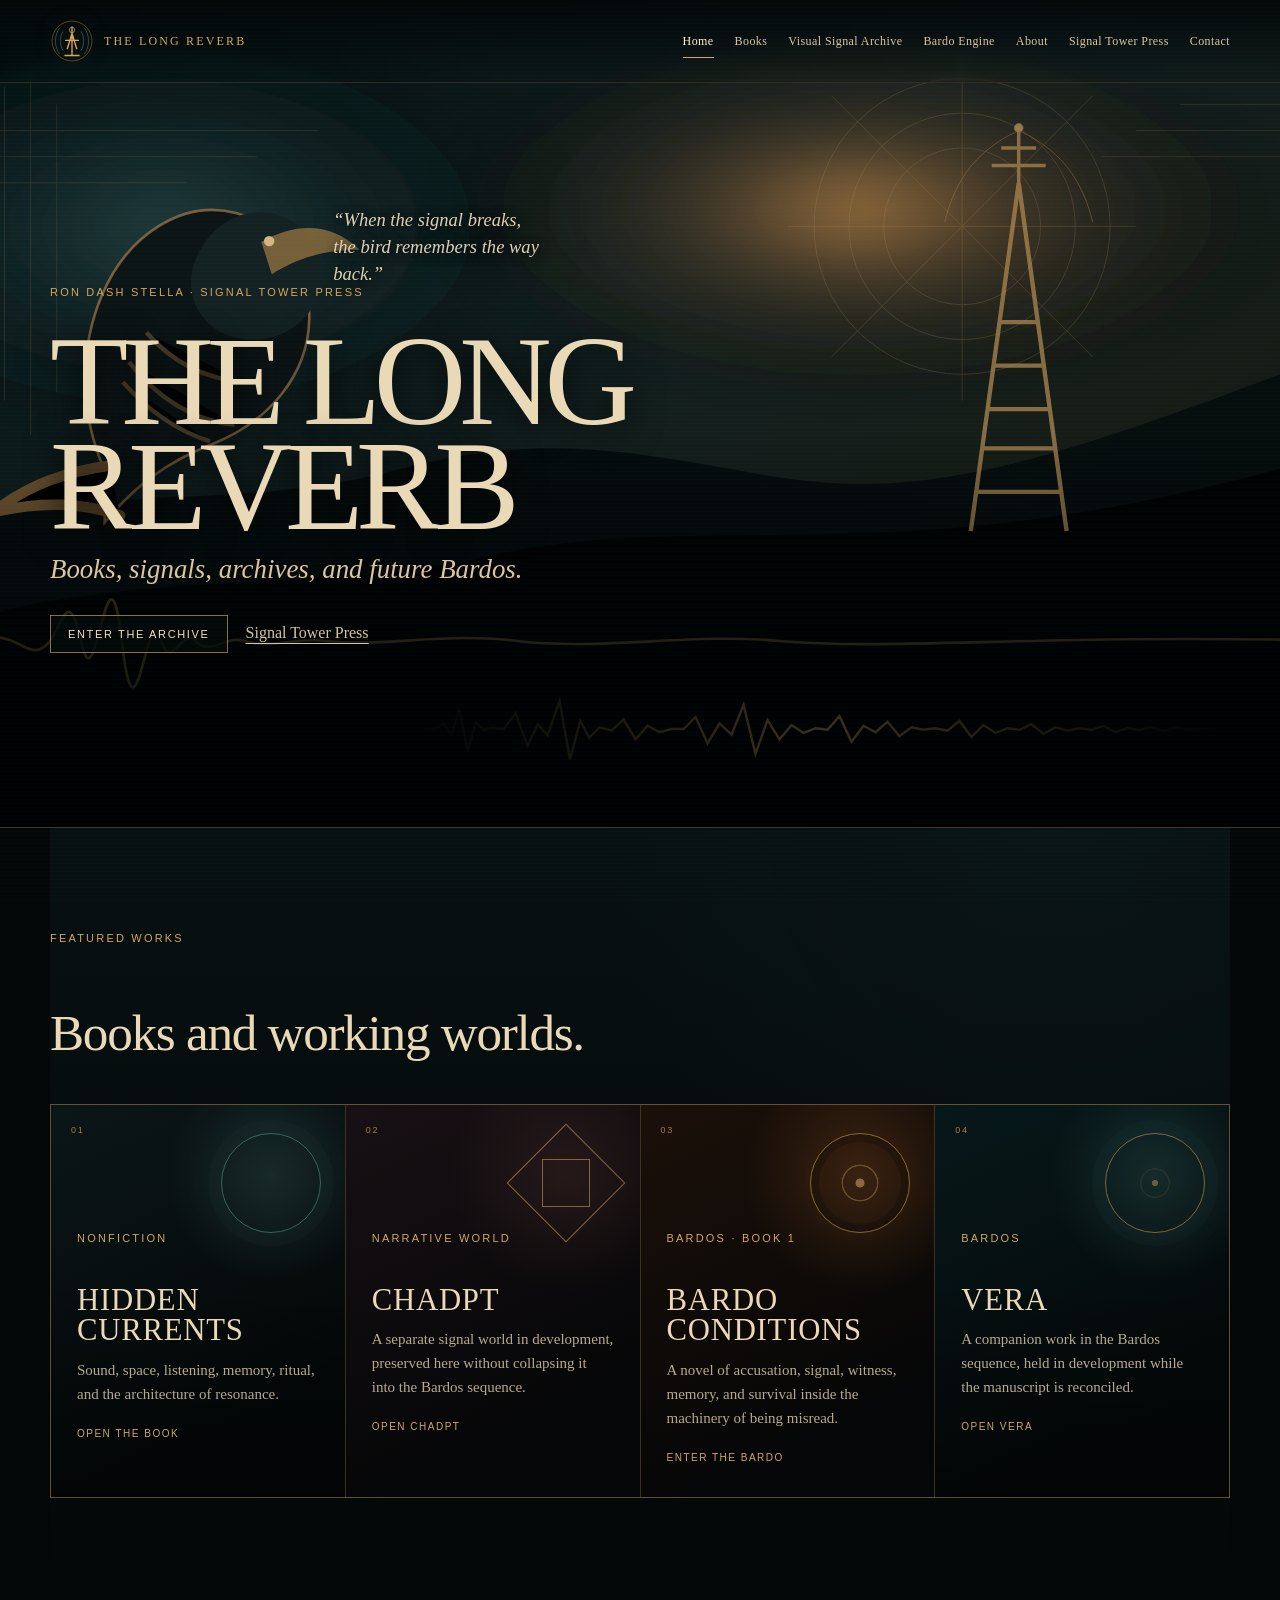
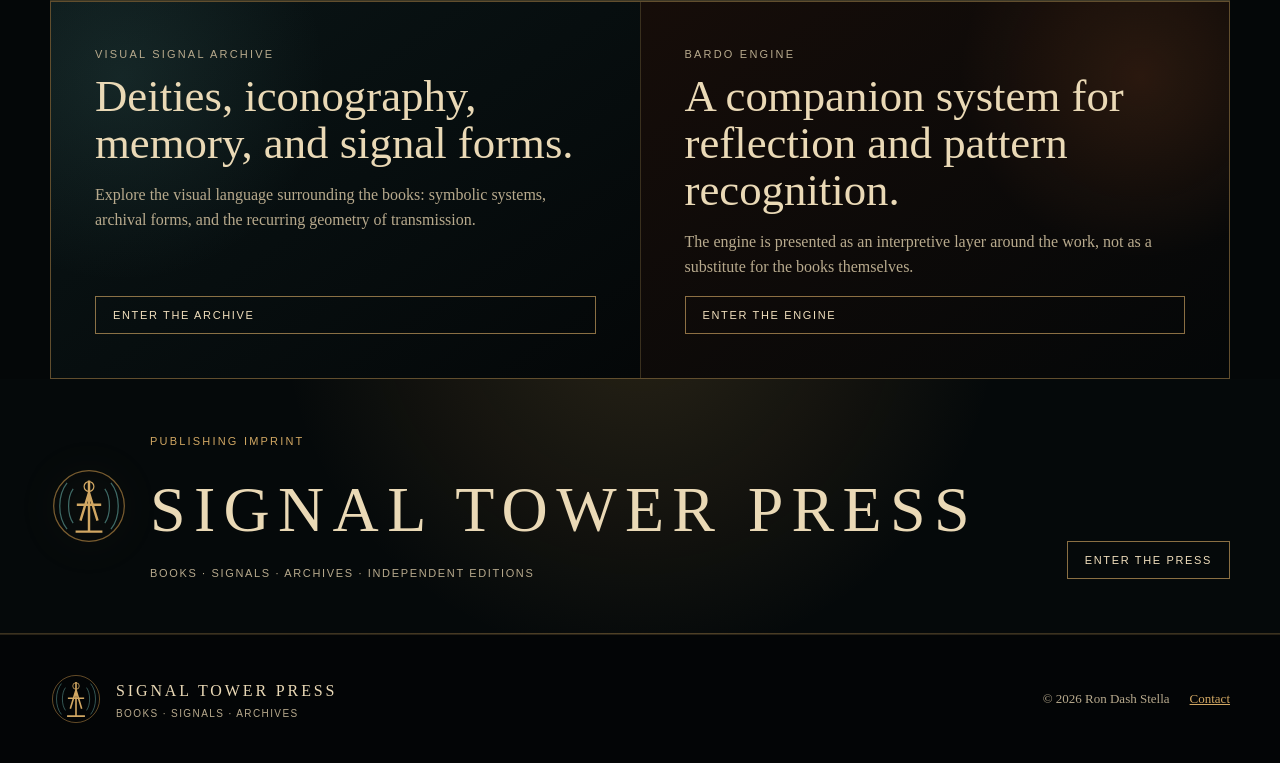
<file: index.html>
<!doctype html>
<html lang="en">
<head>
  <meta charset="utf-8">
  <meta name="viewport" content="width=device-width,initial-scale=1">
  <title>The Long Reverb | Ron Dash Stella</title>
  <meta name="description" content="The Long Reverb: books, signals, archives, and future Bardos by Ron Dash Stella, published through Signal Tower Press.">
  <meta name="author" content="Ron Dash Stella">
  <meta name="robots" content="index,follow,max-image-preview:large">
  <link rel="canonical" href="https://thelongreverb.com/">
  <meta property="og:title" content="The Long Reverb | Ron Dash Stella">
  <meta property="og:description" content="Books, signals, archives, and future Bardos by Ron Dash Stella.">
  <meta property="og:type" content="website">
  <meta property="og:image" content="https://thelongreverb.com/assets/hero-signal.svg">
  <link rel="icon" href="assets/signal-mark.svg" type="image/svg+xml">
  <link rel="stylesheet" href="assets/site.css">
  <script src="assets/site.js" defer></script>
</head>
<body class="home-page long-reverb-refresh">
<a class="skip-link" href="#main">Skip to content</a>
<header class="site-header" data-header>
  <a class="brand" href="index.html" aria-label="The Long Reverb home"><img src="assets/signal-mark.svg" width="44" height="44" alt=""><span>The Long Reverb</span></a>
  <button class="nav-toggle" type="button" aria-expanded="false" aria-controls="primary-nav" data-nav-toggle><span>Menu</span></button>
  <nav class="site-nav" id="primary-nav" aria-label="Primary" data-nav>
    <a href="index.html" aria-current="page">Home</a>
    <a href="books.html">Books</a>
    <a href="archive.html">Visual Signal Archive</a>
    <a href="bardo-engine.html">Bardo Engine</a>
    <a href="about.html">About</a>
    <a href="signal-tower-press.html">Signal Tower Press</a>
    <a href="contact.html">Contact</a>
  </nav>
</header>
<main id="main">
  <section class="home-hero long-reverb-hero">
    <div class="hero-art" aria-hidden="true"></div>
    <div class="hero-copy wrap">
      <p class="signal-quote">“When the signal breaks,<br>the bird remembers the way back.”</p>
      <p class="eyebrow">Ron Dash Stella · Signal Tower Press</p>
      <h1>The Long Reverb</h1>
      <p class="hero-subtitle">Books, signals, archives, and future Bardos.</p>
      <div class="actions">
        <a class="button" href="#works">Enter the archive</a>
        <a class="text-link" href="signal-tower-press.html">Signal Tower Press</a>
      </div>
    </div>
    <div class="waveform" aria-hidden="true"></div>
  </section>

  <section class="section wrap" id="works">
    <div class="section-title compact">
      <p class="eyebrow">Featured works</p>
      <h2>Books and working worlds.</h2>
    </div>
    <div class="signal-work-grid">
      <article class="signal-work signal-work--hidden">
        <a class="card-hit" href="hidden-current.html" aria-label="Open Hidden Currents"></a>
        <span class="work-number">01</span><span class="work-glyph ring" aria-hidden="true"></span>
        <p class="eyebrow">Nonfiction</p><h3>Hidden Currents</h3>
        <p>Sound, space, listening, memory, ritual, and the architecture of resonance.</p>
        <span class="work-link">Open the book</span>
      </article>
      <article class="signal-work signal-work--chad">
        <a class="card-hit" href="chadpt.html" aria-label="Open ChadPt"></a>
        <span class="work-number">02</span><span class="work-glyph geometry" aria-hidden="true"></span>
        <p class="eyebrow">Narrative world</p><h3>ChadPt</h3>
        <p>A separate signal world in development, preserved here without collapsing it into the Bardos sequence.</p>
        <span class="work-link">Open ChadPt</span>
      </article>
      <article class="signal-work signal-work--bardo">
        <a class="card-hit" href="bardo-conditions.html" aria-label="Open Bardo Conditions"></a>
        <span class="work-number">03</span><span class="work-glyph reel" aria-hidden="true"></span>
        <p class="eyebrow">Bardos · Book 1</p><h3>Bardo Conditions</h3>
        <p>A novel of accusation, signal, witness, memory, and survival inside the machinery of being misread.</p>
        <span class="work-link">Enter the Bardo</span>
      </article>
      <article class="signal-work signal-work--vera">
        <a class="card-hit" href="vera.html" aria-label="Open Vera"></a>
        <span class="work-number">04</span><span class="work-glyph halo" aria-hidden="true"></span>
        <p class="eyebrow">Bardos</p><h3>Vera</h3>
        <p>A companion work in the Bardos sequence, held in development while the manuscript is reconciled.</p>
        <span class="work-link">Open Vera</span>
      </article>
    </div>
  </section>

  <section class="section wrap signal-feature-grid">
    <article class="signal-feature archive-feature">
      <div><p class="eyebrow">Visual Signal Archive</p><h2>Deities, iconography, memory, and signal forms.</h2><p>Explore the visual language surrounding the books: symbolic systems, archival forms, and the recurring geometry of transmission.</p></div>
      <a class="button secondary" href="archive.html">Enter the archive</a>
    </article>
    <article class="signal-feature engine-feature">
      <div><p class="eyebrow">Bardo Engine</p><h2>A companion system for reflection and pattern recognition.</h2><p>The engine is presented as an interpretive layer around the work, not as a substitute for the books themselves.</p></div>
      <a class="button secondary" href="bardo-engine.html">Enter the engine</a>
    </article>
  </section>

  <section class="press-band press-band--home">
    <div class="wrap">
      <div class="press-lockup"><img src="assets/signal-mark.svg" alt="" width="78" height="78"><div><p class="eyebrow">Publishing imprint</p><h2>Signal Tower Press</h2><p>Books · signals · archives · independent editions</p></div></div>
      <a class="button secondary" href="signal-tower-press.html">Enter the press</a>
    </div>
  </section>
</main>
<footer class="site-footer">
  <div class="footer-brand"><img src="assets/signal-mark.svg" width="52" height="52" alt=""><div><strong>Signal Tower Press</strong><span>Books · signals · archives</span></div></div>
  <div class="footer-meta"><span>© 2026 Ron Dash Stella</span><a href="contact.html">Contact</a></div>
</footer>
</body>
</html>
</file>
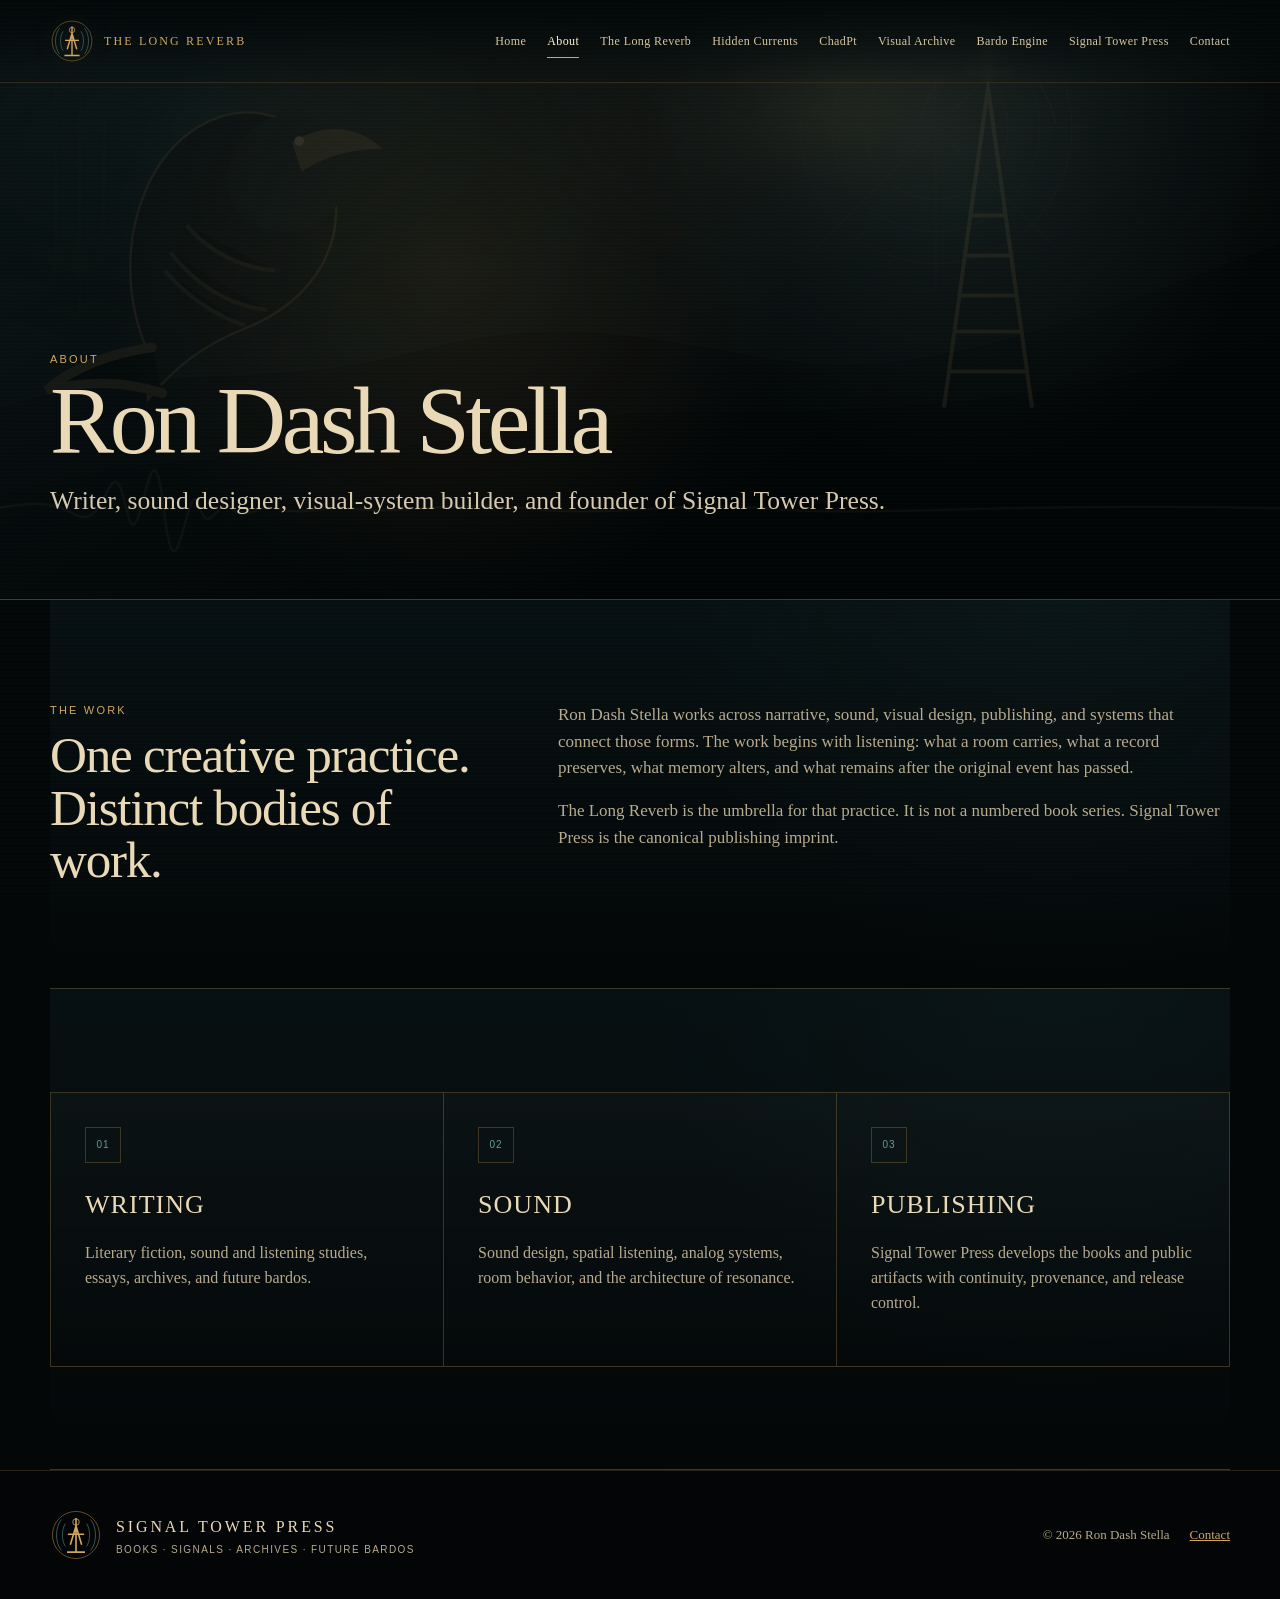
<file: about.html>
<!doctype html>
<html lang="en">
<head>
  <meta charset="utf-8" />
  <meta name="viewport" content="width=device-width, initial-scale=1" />
  <title>About Ron Dash Stella | The Long Reverb</title>
  <meta name="description" content="About Ron Dash Stella, the writer, sound designer, visual-system builder, and founder of Signal Tower Press." />
  <meta name="author" content="Ron Dash Stella" />
  <meta name="robots" content="index,follow" />
  <link rel="canonical" href="https://thelongreverb.com/about.html" />
  <meta property="og:title" content="About Ron Dash Stella | The Long Reverb" />
  <meta property="og:description" content="About Ron Dash Stella, the writer, sound designer, visual-system builder, and founder of Signal Tower Press." />
  <meta property="og:type" content="website" />
  <meta property="og:image" content="https://thelongreverb.com/assets/hero-signal.svg" />
  <link rel="icon" href="assets/signal-mark.svg" type="image/svg+xml" />
  <link rel="stylesheet" href="assets/site.css" />
  <script src="assets/site.js" defer></script>
</head>
<body class="">
<a class="skip-link" href="#main">Skip to content</a>
<header class="site-header" data-header>
  <a class="brand" href="index.html" aria-label="The Long Reverb home"><img src="assets/signal-mark.svg" width="44" height="44" alt="" /><span>The Long Reverb</span></a>
  <button class="nav-toggle" type="button" aria-expanded="false" aria-controls="primary-nav" data-nav-toggle><span>Menu</span></button>
  <nav class="site-nav" id="primary-nav" aria-label="Primary" data-nav><a href="index.html">Home</a><a href="about.html" aria-current="page">About</a><a href="books.html">The Long Reverb</a><a href="hidden-current.html">Hidden Currents</a><a href="chadpt.html">ChadPt</a><a href="archive.html">Visual Archive</a><a href="bardo-engine.html">Bardo Engine</a><a href="signal-tower-press.html">Signal Tower Press</a><a href="contact.html">Contact</a></nav>
</header>
<main id="main">
<section class="page-hero about-hero"><div class="wrap"><p class="eyebrow">About</p><h1>Ron Dash Stella</h1><p class="lede">Writer, sound designer, visual-system builder, and founder of Signal Tower Press.</p></div></section>
<section class="section wrap split"><div><p class="eyebrow">The work</p><h2>One creative practice. Distinct bodies of work.</h2></div><div class="prose"><p>Ron Dash Stella works across narrative, sound, visual design, publishing, and systems that connect those forms. The work begins with listening: what a room carries, what a record preserves, what memory alters, and what remains after the original event has passed.</p><p>The Long Reverb is the umbrella for that practice. It is not a numbered book series. Signal Tower Press is the canonical publishing imprint.</p></div></section>
<section class="section wrap"><div class="holdings-grid"><article><span class="icon">01</span><h3>Writing</h3><p>Literary fiction, sound and listening studies, essays, archives, and future bardos.</p></article><article><span class="icon">02</span><h3>Sound</h3><p>Sound design, spatial listening, analog systems, room behavior, and the architecture of resonance.</p></article><article><span class="icon">03</span><h3>Publishing</h3><p>Signal Tower Press develops the books and public artifacts with continuity, provenance, and release control.</p></article></div></section>
</main>
<footer class="site-footer"><div class="footer-brand"><img src="assets/signal-mark.svg" width="52" height="52" alt="" /><div><strong>Signal Tower Press</strong><span>Books · signals · archives · future bardos</span></div></div><div class="footer-meta"><span>© 2026 Ron Dash Stella</span><a href="contact.html">Contact</a></div></footer>
</body>
</html>
</file>
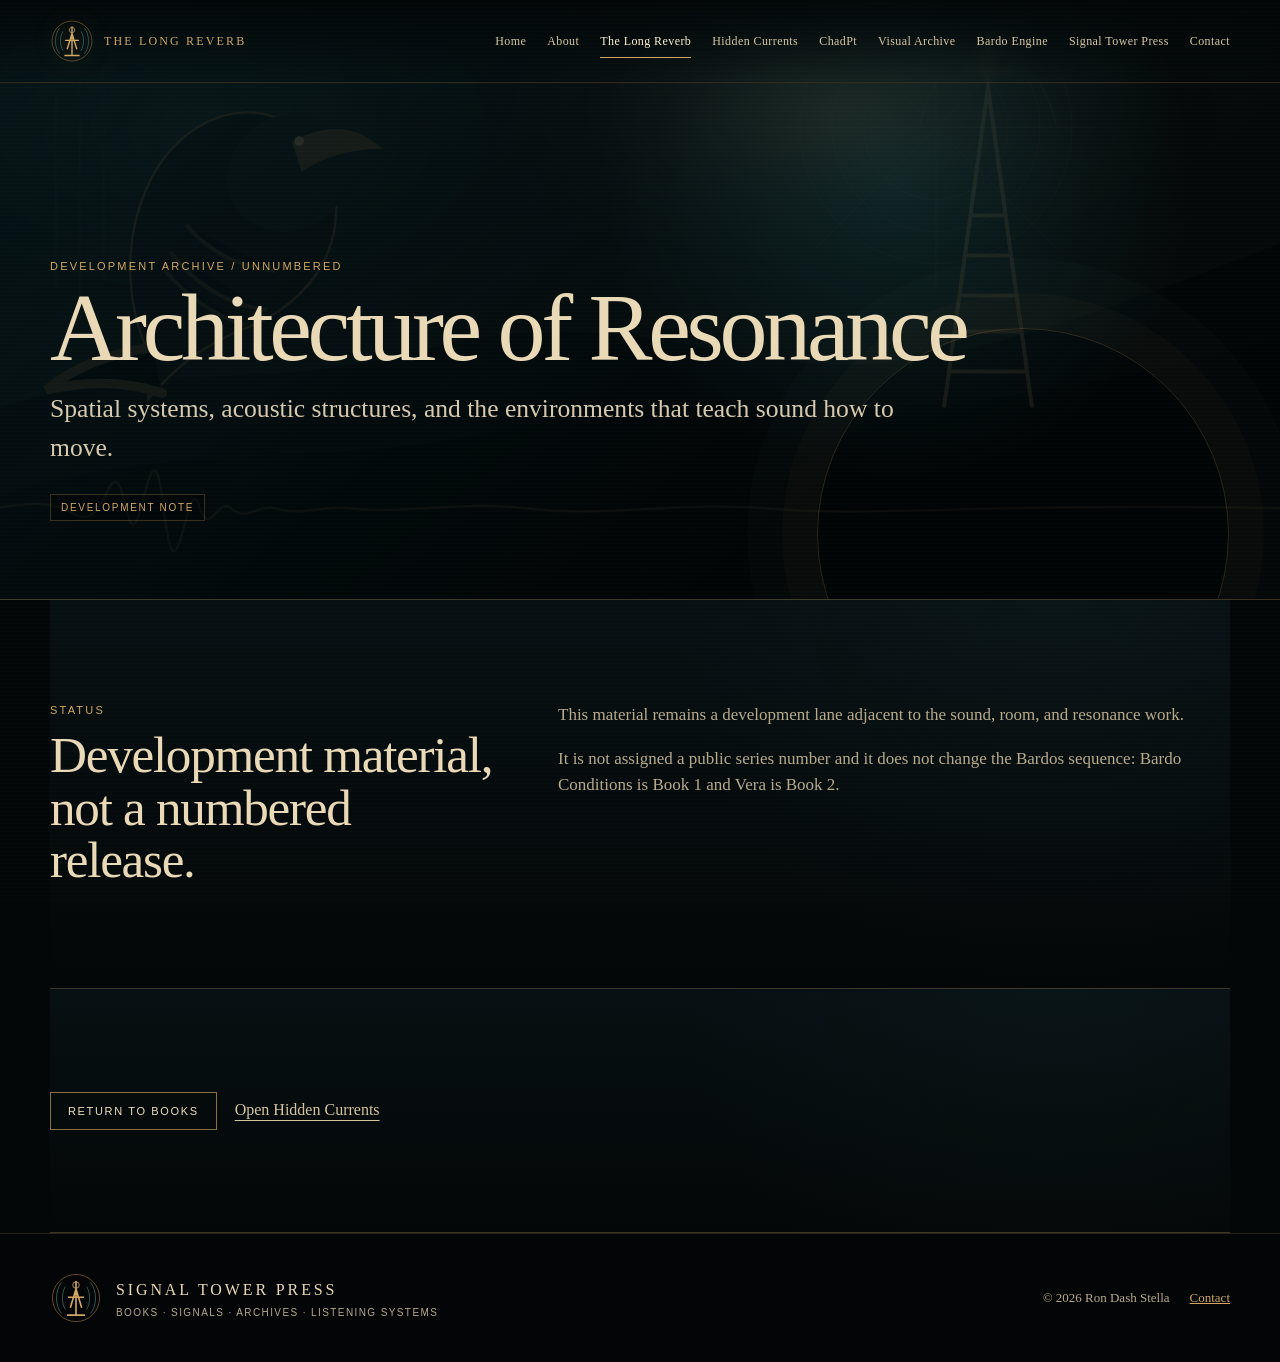
<file: architecture-of-resonance.html>
<!doctype html>
<html lang="en">
<head>
  <meta charset="utf-8" />
  <meta name="viewport" content="width=device-width, initial-scale=1" />
  <title>Architecture of Resonance | Development Archive</title>
  <meta name="description" content="Development archive material for Architecture of Resonance. This page is unnumbered and is not part of a locked public book sequence." />
  <meta name="author" content="Ron Dash Stella" />
  <meta name="robots" content="noindex,follow" />
  <link rel="canonical" href="https://thelongreverb.com/architecture-of-resonance.html" />
  <meta property="og:title" content="Architecture of Resonance | Development Archive" />
  <meta property="og:description" content="Unnumbered development material adjacent to Ron Dash Stella's sound and resonance work." />
  <meta property="og:type" content="website" />
  <meta property="og:image" content="https://thelongreverb.com/assets/hero-signal.svg" />
  <link rel="icon" href="assets/signal-mark.svg" type="image/svg+xml" />
  <link rel="stylesheet" href="assets/site.css" />
  <script src="assets/site.js" defer></script>
</head>
<body class="">
<a class="skip-link" href="#main">Skip to content</a>
<header class="site-header" data-header>
  <a class="brand" href="index.html" aria-label="The Long Reverb home"><img src="assets/signal-mark.svg" width="44" height="44" alt="" /><span>The Long Reverb</span></a>
  <button class="nav-toggle" type="button" aria-expanded="false" aria-controls="primary-nav" data-nav-toggle><span>Menu</span></button>
  <nav class="site-nav" id="primary-nav" aria-label="Primary" data-nav><a href="index.html">Home</a><a href="about.html">About</a><a href="books.html" aria-current="page">The Long Reverb</a><a href="hidden-current.html">Hidden Currents</a><a href="chadpt.html">ChadPt</a><a href="archive.html">Visual Archive</a><a href="bardo-engine.html">Bardo Engine</a><a href="signal-tower-press.html">Signal Tower Press</a><a href="contact.html">Contact</a></nav>
</header>
<main id="main">
<section class="page-hero hidden-hero"><div class="wrap"><p class="eyebrow">Development archive / unnumbered</p><h1>Architecture of Resonance</h1><p class="lede">Spatial systems, acoustic structures, and the environments that teach sound how to move.</p><div class="status-line"><span class="status">Development note</span></div></div></section>
<section class="section wrap split"><div><p class="eyebrow">Status</p><h2>Development material, not a numbered release.</h2></div><div class="prose"><p>This material remains a development lane adjacent to the sound, room, and resonance work.</p><p>It is not assigned a public series number and it does not change the Bardos sequence: Bardo Conditions is Book 1 and Vera is Book 2.</p></div></section>
<section class="section wrap"><div class="actions"><a class="button" href="books.html">Return to books</a><a class="text-link" href="hidden-current.html">Open Hidden Currents</a></div></section>
</main>
<footer class="site-footer"><div class="footer-brand"><img src="assets/signal-mark.svg" width="52" height="52" alt="" /><div><strong>Signal Tower Press</strong><span>Books · signals · archives · listening systems</span></div></div><div class="footer-meta"><span>© 2026 Ron Dash Stella</span><a href="contact.html">Contact</a></div></footer>
</body>
</html>
</file>
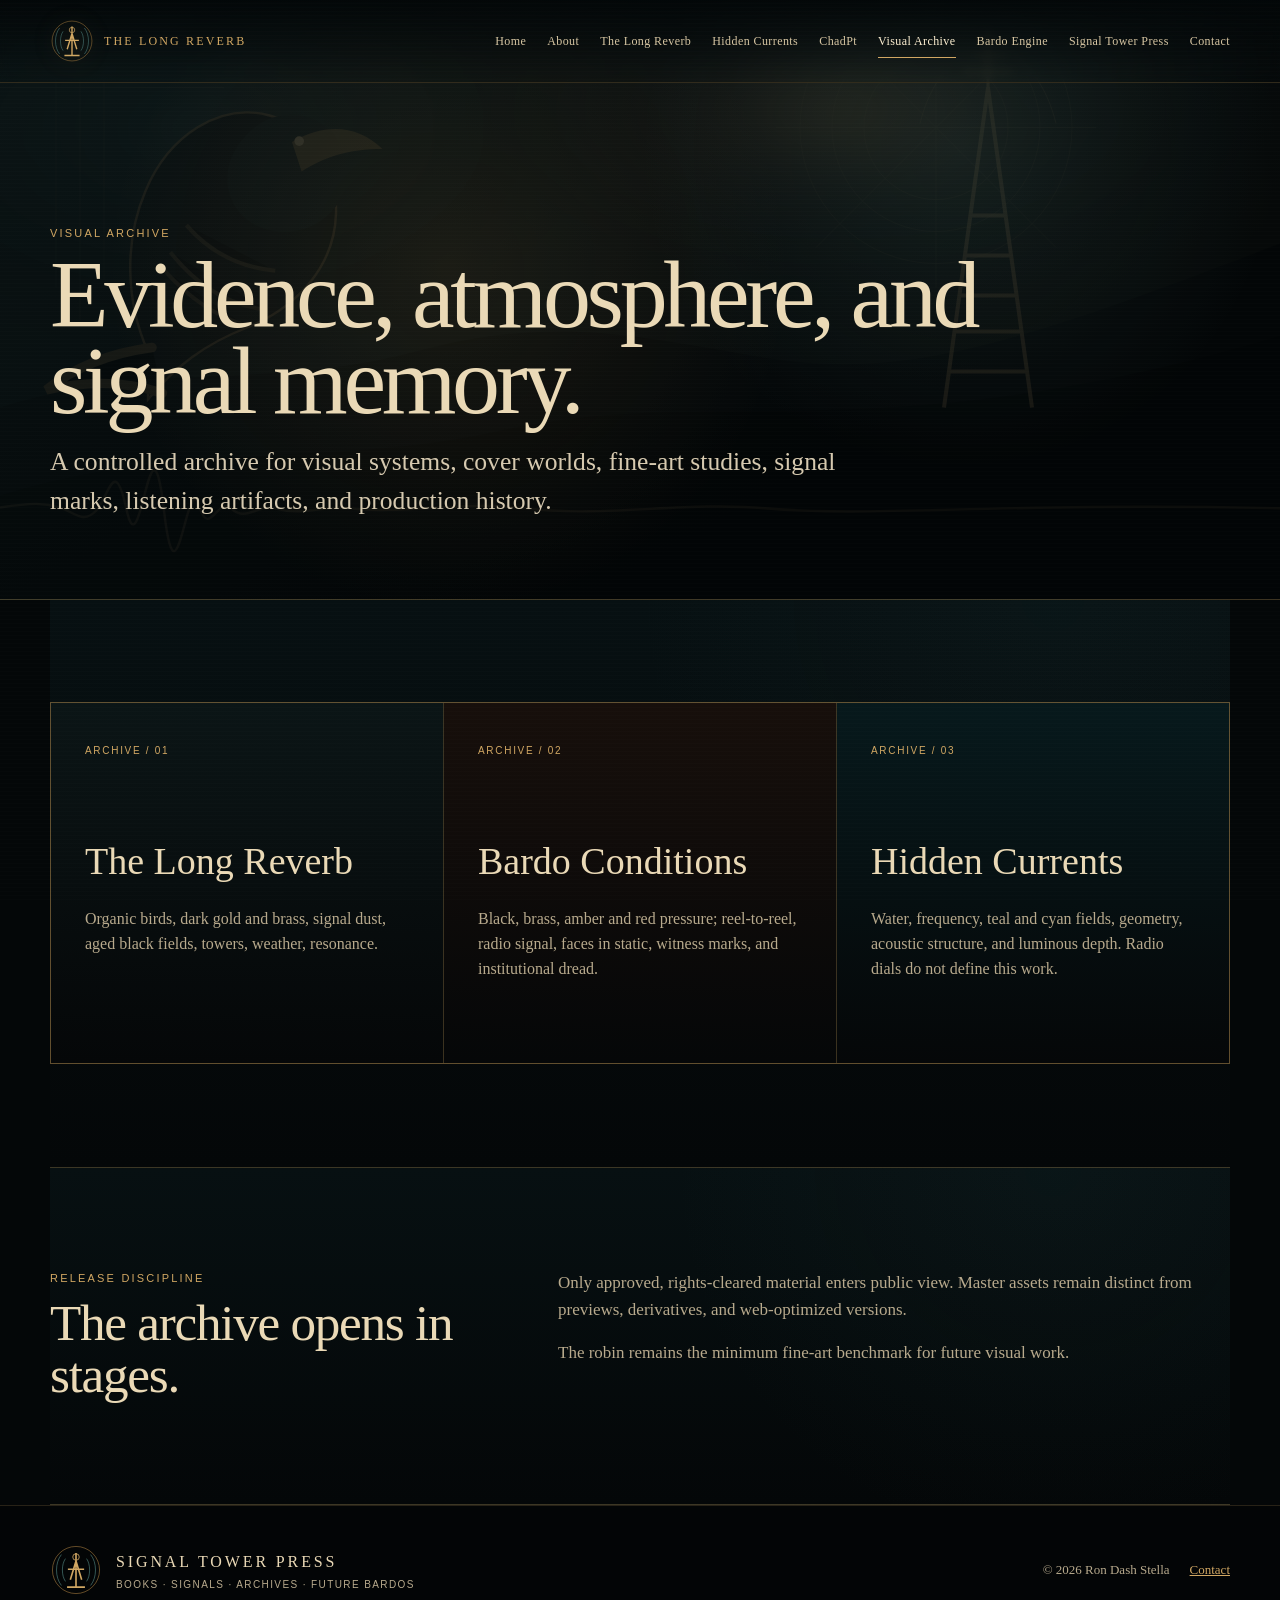
<file: archive.html>
<!doctype html>
<html lang="en">
<head>
  <meta charset="utf-8" />
  <meta name="viewport" content="width=device-width, initial-scale=1" />
  <title>Visual Archive | The Long Reverb</title>
  <meta name="description" content="The visual archive for The Long Reverb, Bardo Conditions, Hidden Currents, and Signal Tower Press." />
  <meta name="author" content="Ron Dash Stella" />
  <meta name="robots" content="index,follow" />
  <link rel="canonical" href="https://thelongreverb.com/archive.html" />
  <meta property="og:title" content="Visual Archive | The Long Reverb" />
  <meta property="og:description" content="The visual archive for The Long Reverb, Bardo Conditions, Hidden Currents, and Signal Tower Press." />
  <meta property="og:type" content="website" />
  <meta property="og:image" content="https://thelongreverb.com/assets/hero-signal.svg" />
  <link rel="icon" href="assets/signal-mark.svg" type="image/svg+xml" />
  <link rel="stylesheet" href="assets/site.css" />
  <script src="assets/site.js" defer></script>
</head>
<body class="">
<a class="skip-link" href="#main">Skip to content</a>
<header class="site-header" data-header>
  <a class="brand" href="index.html" aria-label="The Long Reverb home"><img src="assets/signal-mark.svg" width="44" height="44" alt="" /><span>The Long Reverb</span></a>
  <button class="nav-toggle" type="button" aria-expanded="false" aria-controls="primary-nav" data-nav-toggle><span>Menu</span></button>
  <nav class="site-nav" id="primary-nav" aria-label="Primary" data-nav><a href="index.html">Home</a><a href="about.html">About</a><a href="books.html">The Long Reverb</a><a href="hidden-current.html">Hidden Currents</a><a href="chadpt.html">ChadPt</a><a href="archive.html" aria-current="page">Visual Archive</a><a href="bardo-engine.html">Bardo Engine</a><a href="signal-tower-press.html">Signal Tower Press</a><a href="contact.html">Contact</a></nav>
</header>
<main id="main">
<section class="page-hero archive-hero"><div class="wrap"><p class="eyebrow">Visual Archive</p><h1>Evidence, atmosphere, and signal memory.</h1><p class="lede">A controlled archive for visual systems, cover worlds, fine-art studies, signal marks, listening artifacts, and production history.</p></div></section>
<section class="section wrap"><div class="archive-grid"><article><span class="book-no">Archive / 01</span><h2>The Long Reverb</h2><p>Organic birds, dark gold and brass, signal dust, aged black fields, towers, weather, resonance.</p></article><article><span class="book-no">Archive / 02</span><h2>Bardo Conditions</h2><p>Black, brass, amber and red pressure; reel-to-reel, radio signal, faces in static, witness marks, and institutional dread.</p></article><article><span class="book-no">Archive / 03</span><h2>Hidden Currents</h2><p>Water, frequency, teal and cyan fields, geometry, acoustic structure, and luminous depth. Radio dials do not define this work.</p></article></div></section>
<section class="section wrap split"><div><p class="eyebrow">Release discipline</p><h2>The archive opens in stages.</h2></div><div class="prose"><p>Only approved, rights-cleared material enters public view. Master assets remain distinct from previews, derivatives, and web-optimized versions.</p><p>The robin remains the minimum fine-art benchmark for future visual work.</p></div></section>
</main>
<footer class="site-footer"><div class="footer-brand"><img src="assets/signal-mark.svg" width="52" height="52" alt="" /><div><strong>Signal Tower Press</strong><span>Books · signals · archives · future bardos</span></div></div><div class="footer-meta"><span>© 2026 Ron Dash Stella</span><a href="contact.html">Contact</a></div></footer>
</body>
</html>
</file>
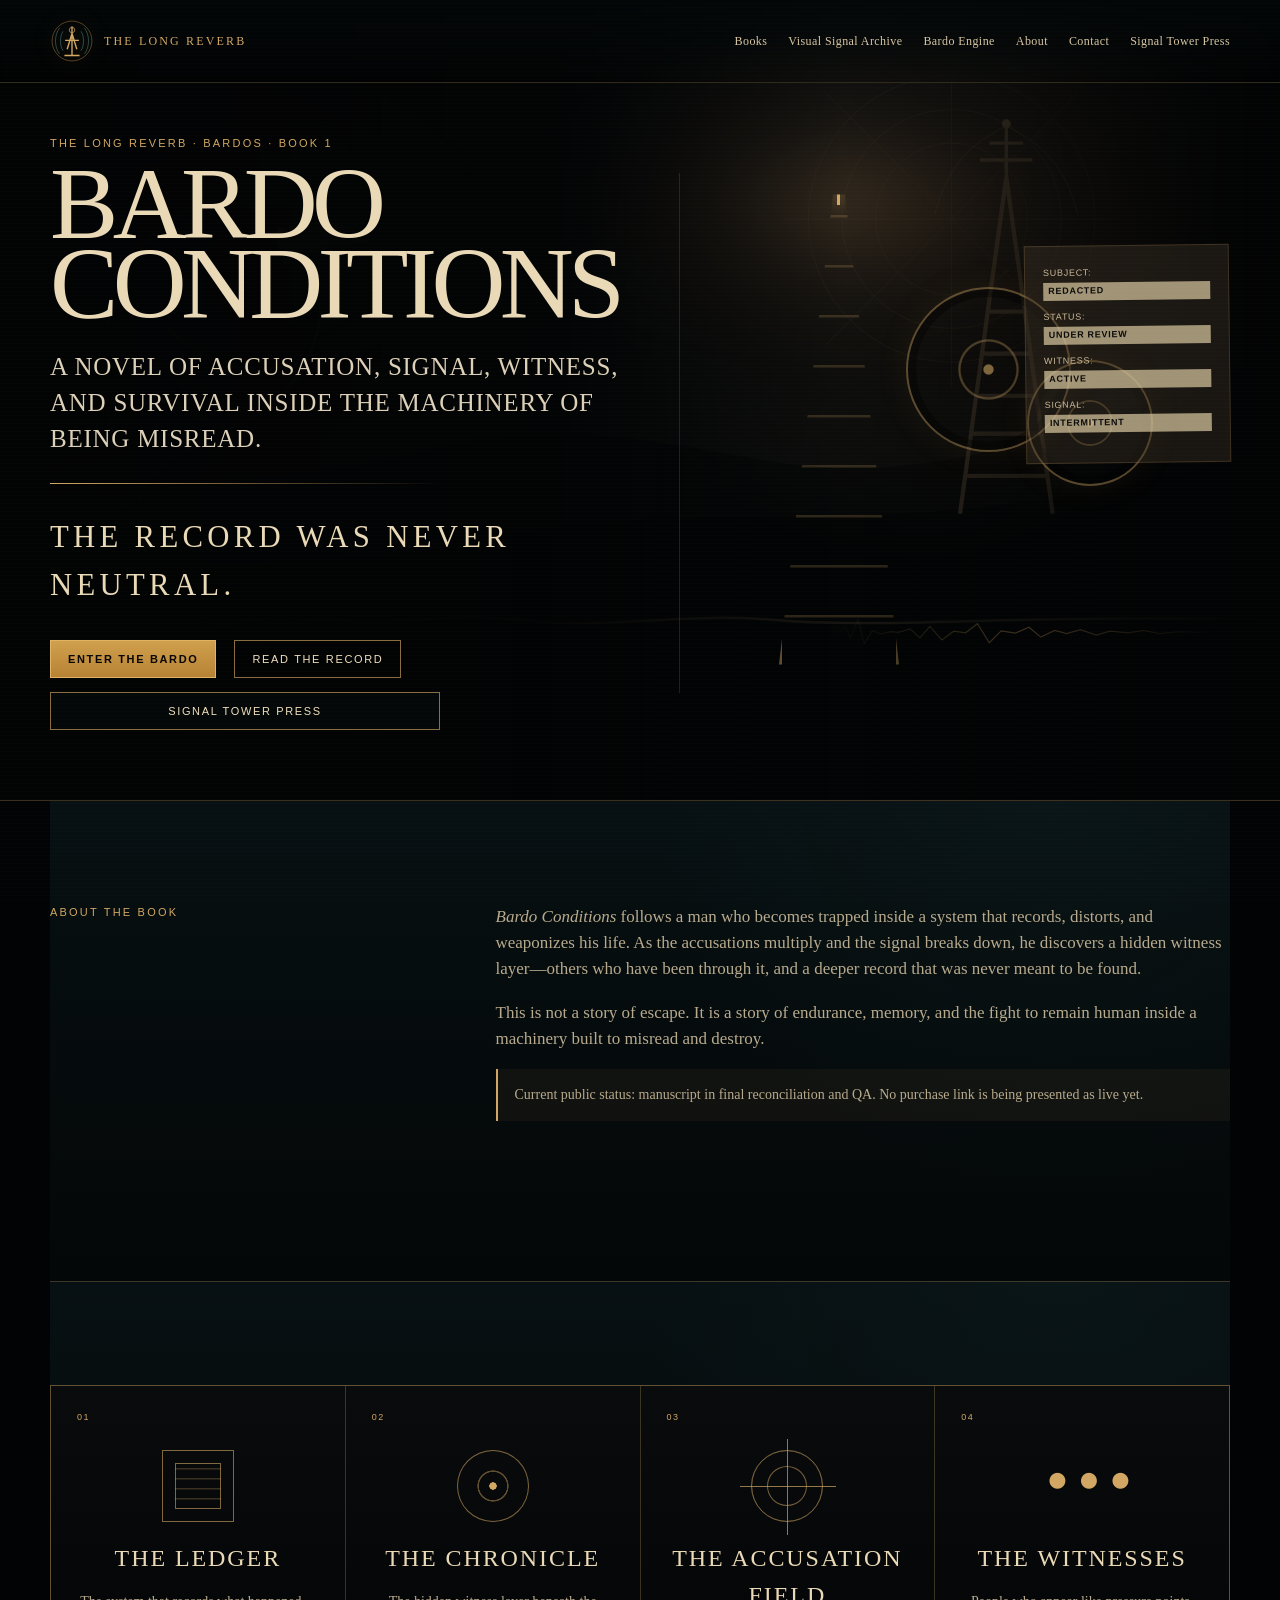
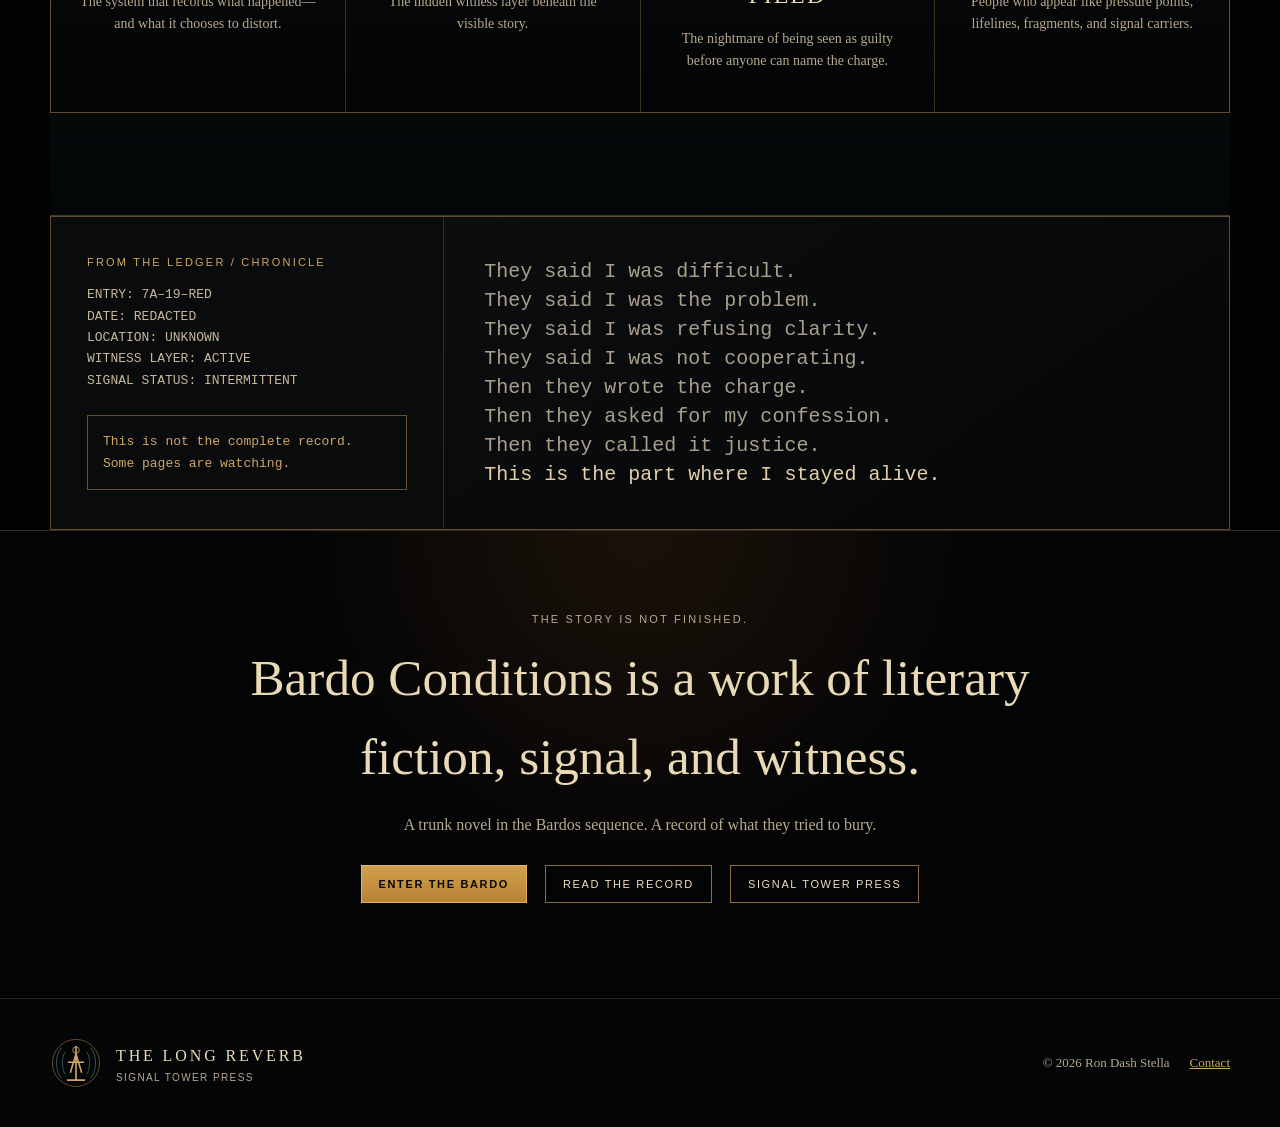
<file: bardo-conditions.html>
<!doctype html>
<html lang="en">
<head>
<meta charset="utf-8"><meta name="viewport" content="width=device-width,initial-scale=1">
<title>Bardo Conditions by Ron Dash Stella | Bardos Book 1</title>
<meta name="description" content="Bardo Conditions by Ron Dash Stella. Bardos Book 1 from Signal Tower Press: a novel of accusation, signal, witness, memory, and survival inside the machinery of being misread.">
<meta name="author" content="Ron Dash Stella"><meta name="robots" content="index,follow,max-image-preview:large">
<link rel="canonical" href="https://thelongreverb.com/bardo-conditions.html">
<meta property="og:title" content="Bardo Conditions by Ron Dash Stella | Bardos Book 1">
<meta property="og:description" content="The record was never neutral. Bardos Book 1 from Signal Tower Press.">
<meta property="og:type" content="book"><meta property="og:url" content="https://thelongreverb.com/bardo-conditions.html">
<meta property="og:image" content="https://thelongreverb.com/assets/hero-signal.svg">
<link rel="icon" href="assets/signal-mark.svg" type="image/svg+xml"><link rel="stylesheet" href="assets/site.css"><script src="assets/site.js" defer></script>
<script type="application/ld+json">{"@context":"https://schema.org","@type":"Book","name":"Bardo Conditions","author":{"@type":"Person","name":"Ron Dash Stella"},"publisher":{"@type":"Organization","name":"Signal Tower Press"},"inLanguage":"en","isPartOf":{"@type":"BookSeries","name":"Bardos"},"position":1,"url":"https://thelongreverb.com/bardo-conditions.html","genre":["Literary fiction","Psychological fiction","Contemporary fiction"],"description":"A novel of accusation, signal, witness, memory, and survival inside the machinery of being misread."}</script>
</head>
<body class="bardo-record-page">
<a class="skip-link" href="#main">Skip to content</a>
<header class="site-header" data-header>
  <a class="brand" href="index.html" aria-label="The Long Reverb home"><img src="assets/signal-mark.svg" width="44" height="44" alt=""><span>The Long Reverb</span></a>
  <button class="nav-toggle" type="button" aria-expanded="false" aria-controls="primary-nav" data-nav-toggle><span>Menu</span></button>
  <nav class="site-nav" id="primary-nav" aria-label="Primary" data-nav>
    <a href="books.html">Books</a><a href="archive.html">Visual Signal Archive</a><a href="bardo-engine.html">Bardo Engine</a><a href="about.html">About</a><a href="contact.html">Contact</a><a href="signal-tower-press.html">Signal Tower Press</a>
  </nav>
</header>
<main id="main">
  <section class="bardo-record-hero">
    <div class="wrap bardo-record-hero__grid">
      <div class="bardo-record-copy">
        <p class="eyebrow">The Long Reverb · Bardos · Book 1</p>
        <h1>Bardo<br>Conditions</h1>
        <p class="bardo-record-lede">A novel of accusation, signal, witness, and survival inside the machinery of being misread.</p>
        <div class="record-rule"></div>
        <p class="record-declaration">The record was never neutral.</p>
        <div class="actions">
          <a class="button gold-button" href="#about">Enter the Bardo</a>
          <a class="button secondary" href="#record">Read the record</a>
        </div>
        <a class="button press-button" href="signal-tower-press.html">Signal Tower Press</a>
      </div>
      <div class="bardo-record-art" aria-hidden="true">
        <div class="tower-silhouette"></div>
        <div class="reel reel-one"></div><div class="reel reel-two"></div>
        <div class="case-file"><span>SUBJECT:</span><b>REDACTED</b><span>STATUS:</span><b>UNDER REVIEW</b><span>WITNESS:</span><b>ACTIVE</b><span>SIGNAL:</span><b>INTERMITTENT</b></div>
        <div class="record-wave"></div>
      </div>
    </div>
  </section>

  <section class="section wrap bardo-about" id="about">
    <div class="section-title"><div><p class="eyebrow">About the book</p></div><div class="prose"><p><em>Bardo Conditions</em> follows a man who becomes trapped inside a system that records, distorts, and weaponizes his life. As the accusations multiply and the signal breaks down, he discovers a hidden witness layer—others who have been through it, and a deeper record that was never meant to be found.</p><p>This is not a story of escape. It is a story of endurance, memory, and the fight to remain human inside a machinery built to misread and destroy.</p><p class="status-note">Current public status: manuscript in final reconciliation and QA. No purchase link is being presented as live yet.</p></div></div>
  </section>

  <section class="section wrap">
    <div class="bardo-pillars">
      <article><span>01</span><i class="pillar-icon ledger-icon" aria-hidden="true"></i><h3>The Ledger</h3><p>The system that records what happened—and what it chooses to distort.</p></article>
      <article><span>02</span><i class="pillar-icon reel-icon" aria-hidden="true"></i><h3>The Chronicle</h3><p>The hidden witness layer beneath the visible story.</p></article>
      <article><span>03</span><i class="pillar-icon target-icon" aria-hidden="true"></i><h3>The Accusation Field</h3><p>The nightmare of being seen as guilty before anyone can name the charge.</p></article>
      <article><span>04</span><i class="pillar-icon witness-icon" aria-hidden="true"></i><h3>The Witnesses</h3><p>People who appear like pressure points, lifelines, fragments, and signal carriers.</p></article>
    </div>
  </section>

  <section class="section wrap record-excerpt" id="record">
    <div class="record-index"><p class="eyebrow">From the Ledger / Chronicle</p><p>ENTRY: 7A–19–RED<br>DATE: REDACTED<br>LOCATION: UNKNOWN<br>WITNESS LAYER: ACTIVE<br>SIGNAL STATUS: INTERMITTENT</p><strong>This is not the complete record.<br>Some pages are watching.</strong></div>
    <blockquote>They said I was difficult.<br>They said I was the problem.<br>They said I was refusing clarity.<br>They said I was not cooperating.<br>Then they wrote the charge.<br>Then they asked for my confession.<br>Then they called it justice.<br><em>This is the part where I stayed alive.</em></blockquote>
  </section>

  <section class="bardo-ending">
    <div class="wrap"><p class="eyebrow">The story is not finished.</p><h2>Bardo Conditions is a work of literary fiction, signal, and witness.</h2><p>A trunk novel in the Bardos sequence. A record of what they tried to bury.</p><div class="actions"><a class="button gold-button" href="#about">Enter the Bardo</a><a class="button secondary" href="#record">Read the record</a><a class="button secondary" href="signal-tower-press.html">Signal Tower Press</a></div></div>
  </section>
</main>
<footer class="site-footer"><div class="footer-brand"><img src="assets/signal-mark.svg" width="52" height="52" alt=""><div><strong>The Long Reverb</strong><span>Signal Tower Press</span></div></div><div class="footer-meta"><span>© 2026 Ron Dash Stella</span><a href="contact.html">Contact</a></div></footer>
</body>
</html>
</file>
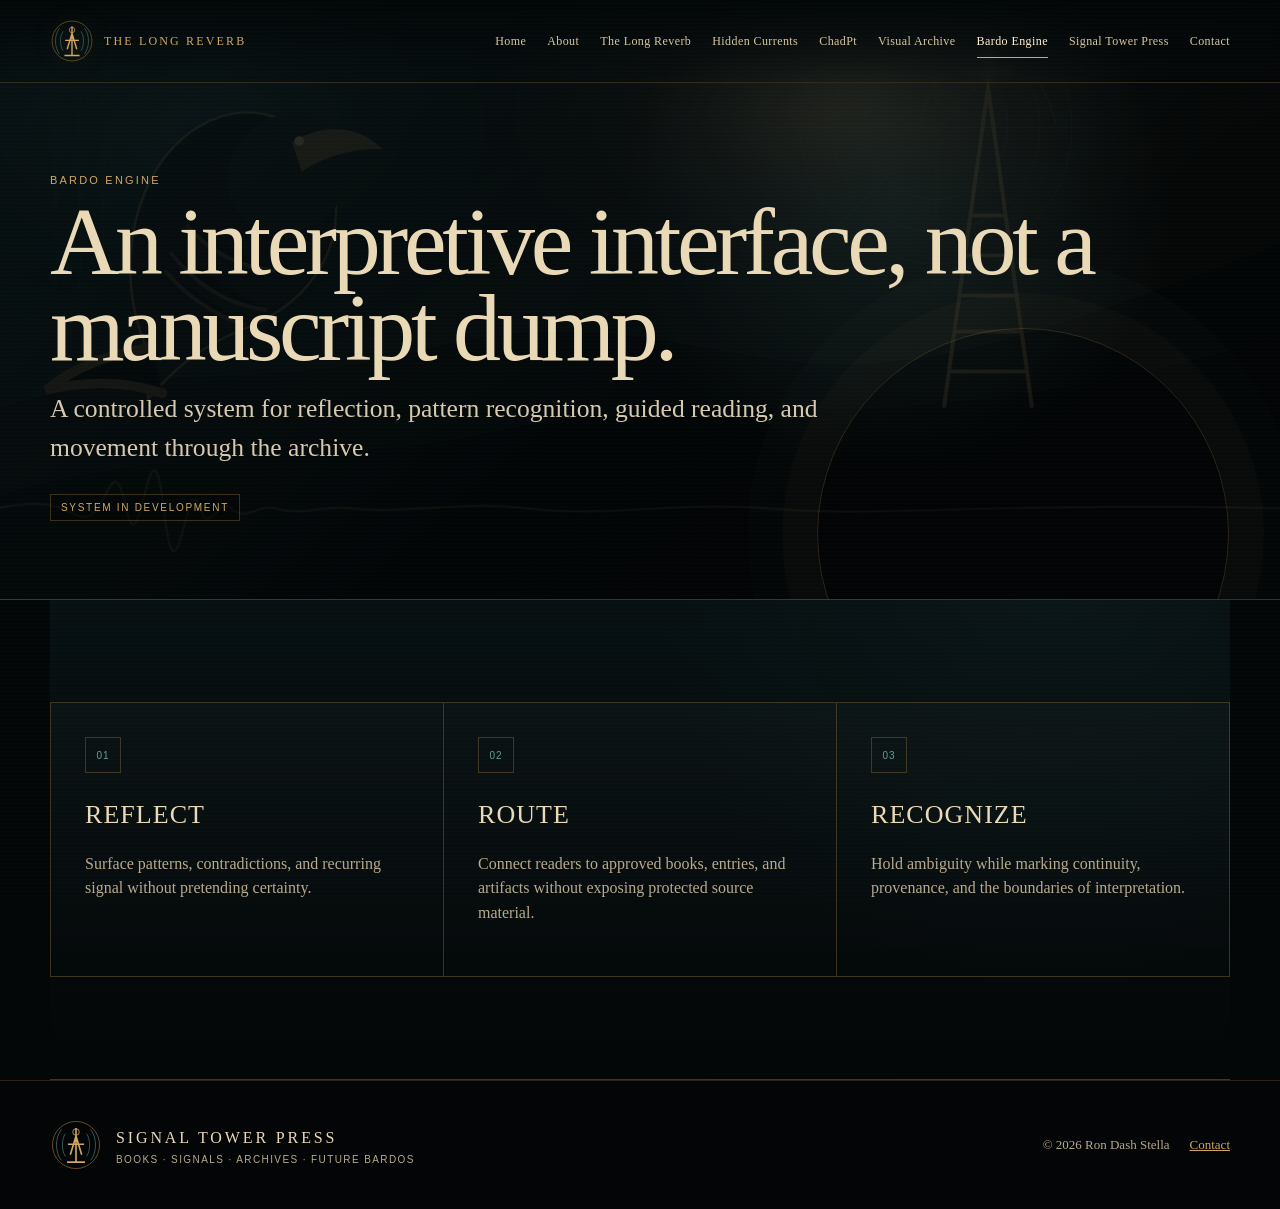
<file: bardo-engine.html>
<!doctype html>
<html lang="en">
<head>
  <meta charset="utf-8" />
  <meta name="viewport" content="width=device-width, initial-scale=1" />
  <title>Bardo Engine | The Long Reverb</title>
  <meta name="description" content="The Bardo Engine is an interpretive interface for reflection, pattern recognition, guided reading, and archive navigation." />
  <meta name="author" content="Ron Dash Stella" />
  <meta name="robots" content="index,follow" />
  <link rel="canonical" href="https://thelongreverb.com/bardo-engine.html" />
  <meta property="og:title" content="Bardo Engine | The Long Reverb" />
  <meta property="og:description" content="The Bardo Engine is an interpretive interface for reflection, pattern recognition, guided reading, and archive navigation." />
  <meta property="og:type" content="website" />
  <meta property="og:image" content="https://thelongreverb.com/assets/hero-signal.svg" />
  <link rel="icon" href="assets/signal-mark.svg" type="image/svg+xml" />
  <link rel="stylesheet" href="assets/site.css" />
  <script src="assets/site.js" defer></script>
</head>
<body class="">
<a class="skip-link" href="#main">Skip to content</a>
<header class="site-header" data-header>
  <a class="brand" href="index.html" aria-label="The Long Reverb home"><img src="assets/signal-mark.svg" width="44" height="44" alt="" /><span>The Long Reverb</span></a>
  <button class="nav-toggle" type="button" aria-expanded="false" aria-controls="primary-nav" data-nav-toggle><span>Menu</span></button>
  <nav class="site-nav" id="primary-nav" aria-label="Primary" data-nav><a href="index.html">Home</a><a href="about.html">About</a><a href="books.html">The Long Reverb</a><a href="hidden-current.html">Hidden Currents</a><a href="chadpt.html">ChadPt</a><a href="archive.html">Visual Archive</a><a href="bardo-engine.html" aria-current="page">Bardo Engine</a><a href="signal-tower-press.html">Signal Tower Press</a><a href="contact.html">Contact</a></nav>
</header>
<main id="main">
<section class="page-hero engine-hero"><div class="wrap"><p class="eyebrow">Bardo Engine</p><h1>An interpretive interface, not a manuscript dump.</h1><p class="lede">A controlled system for reflection, pattern recognition, guided reading, and movement through the archive.</p><div class="status-line"><span class="status">System in development</span></div></div></section>
<section class="section wrap"><div class="holdings-grid"><article><span class="icon">01</span><h3>Reflect</h3><p>Surface patterns, contradictions, and recurring signal without pretending certainty.</p></article><article><span class="icon">02</span><h3>Route</h3><p>Connect readers to approved books, entries, and artifacts without exposing protected source material.</p></article><article><span class="icon">03</span><h3>Recognize</h3><p>Hold ambiguity while marking continuity, provenance, and the boundaries of interpretation.</p></article></div></section>
</main>
<footer class="site-footer"><div class="footer-brand"><img src="assets/signal-mark.svg" width="52" height="52" alt="" /><div><strong>Signal Tower Press</strong><span>Books · signals · archives · future bardos</span></div></div><div class="footer-meta"><span>© 2026 Ron Dash Stella</span><a href="contact.html">Contact</a></div></footer>
</body>
</html>
</file>
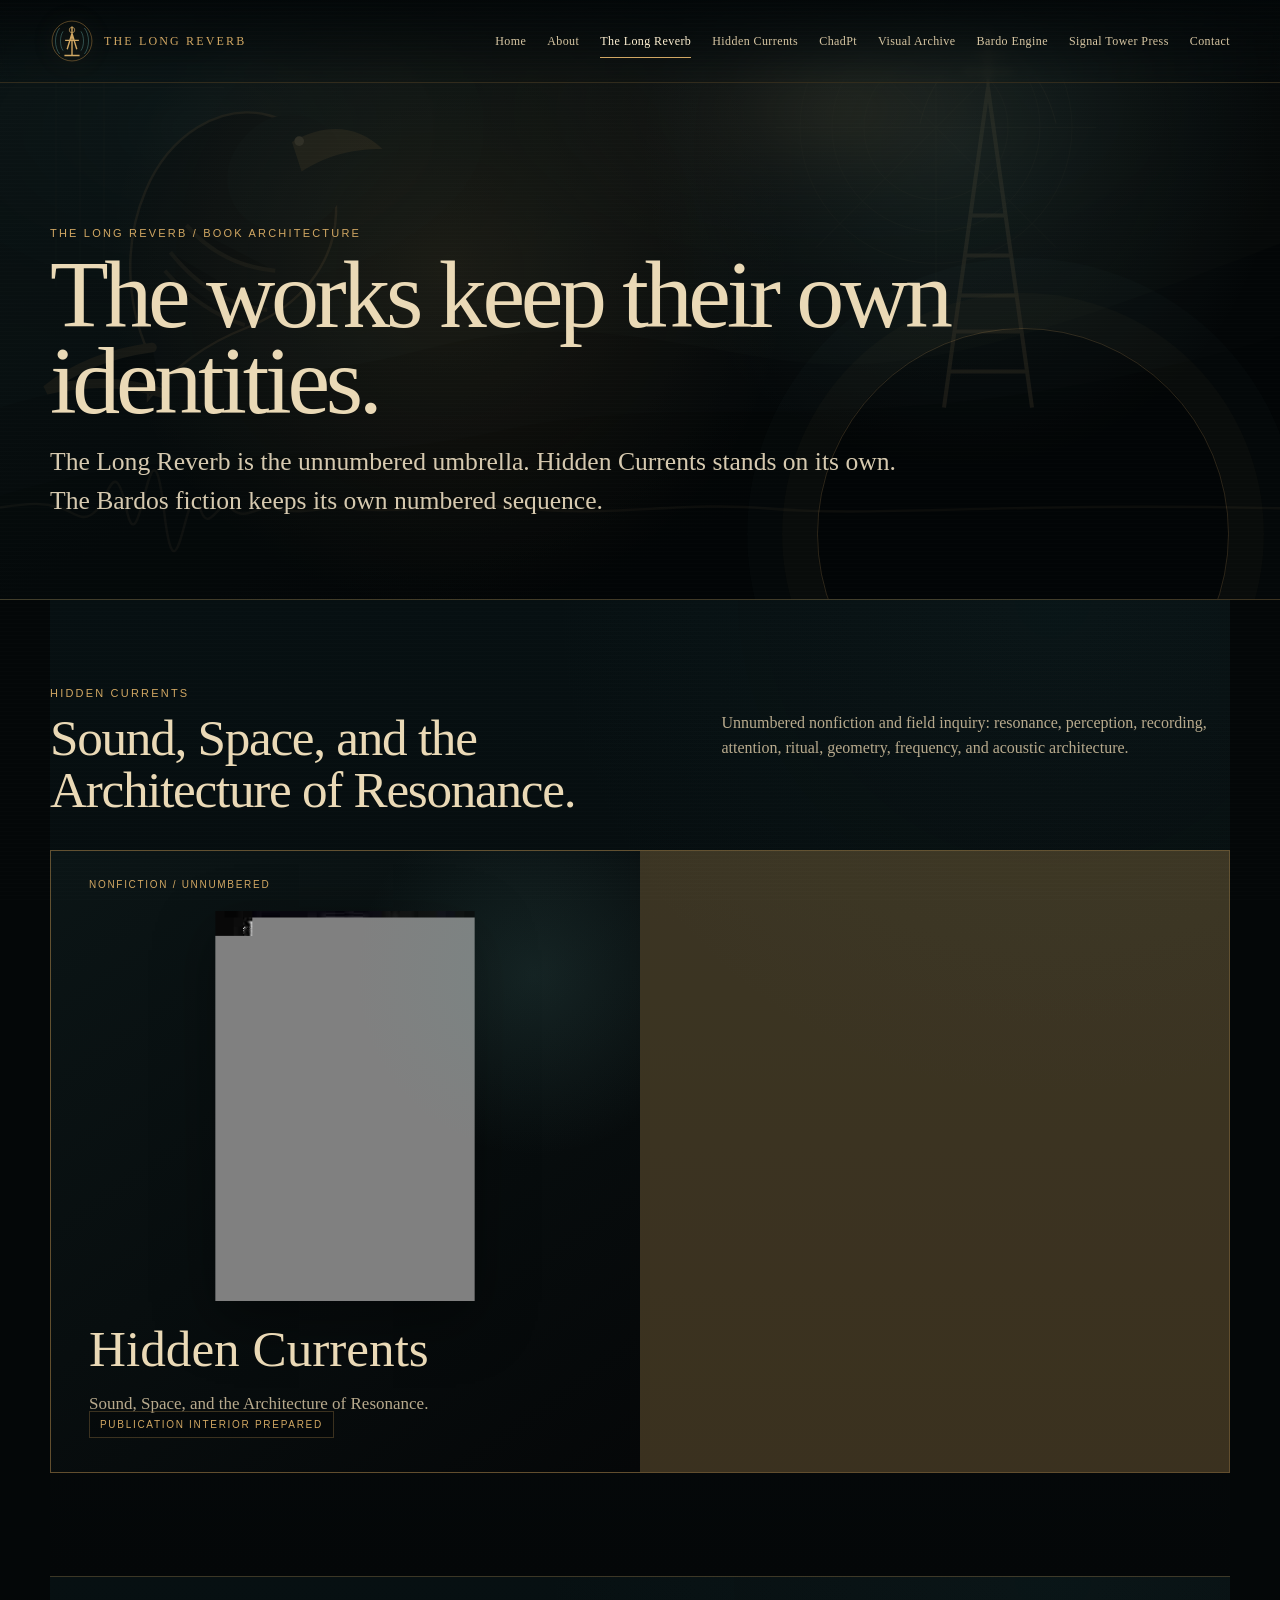
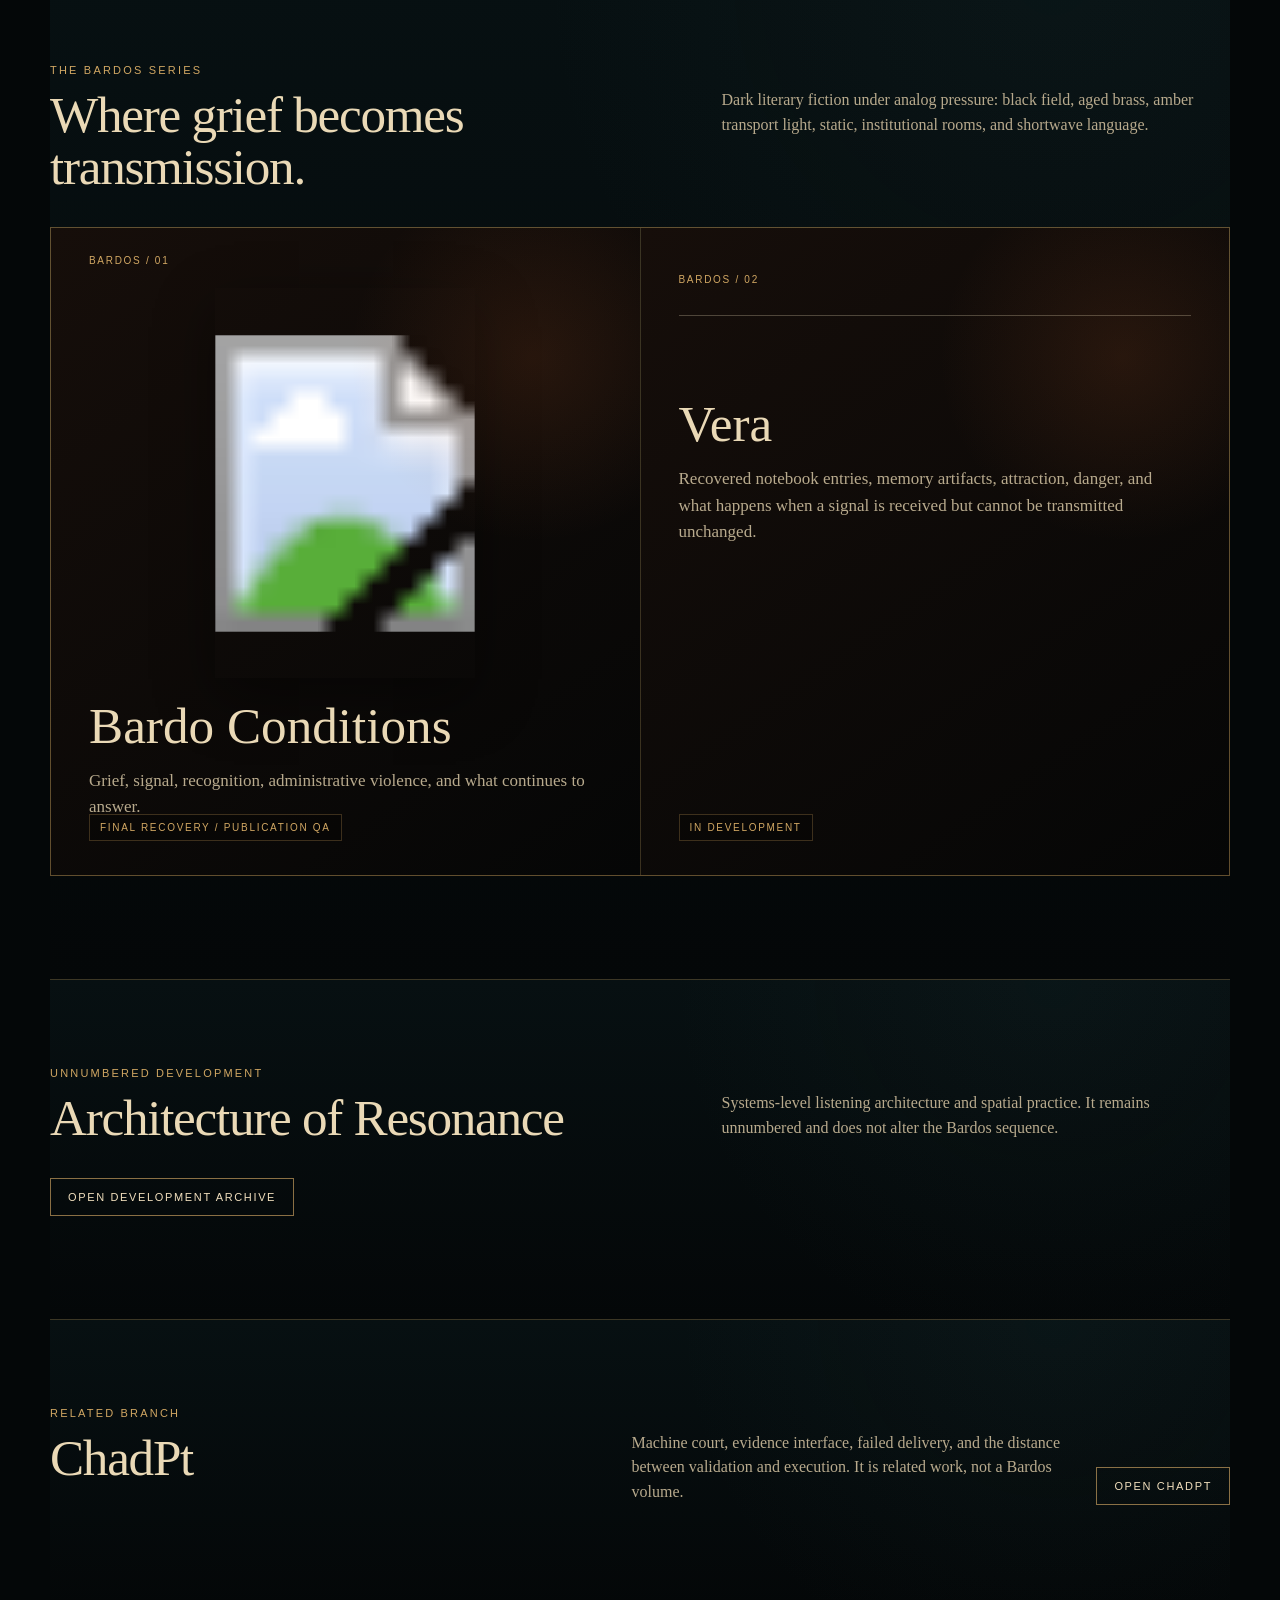
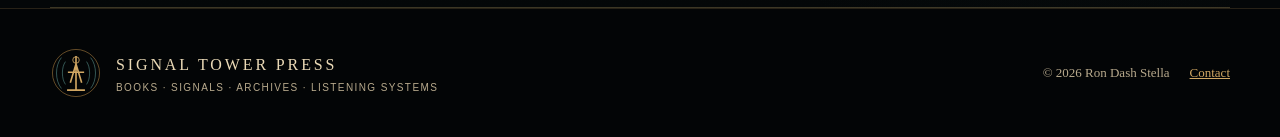
<file: books.html>
<!doctype html>
<html lang="en">
<head>
  <meta charset="utf-8" />
  <meta name="viewport" content="width=device-width, initial-scale=1" />
  <title>Books | The Long Reverb</title>
  <meta name="description" content="The book architecture of The Long Reverb: Hidden Currents, the Bardos sequence, and related Signal Tower Press work." />
  <meta name="author" content="Ron Dash Stella" />
  <meta name="robots" content="index,follow" />
  <link rel="canonical" href="https://thelongreverb.com/books.html" />
  <meta property="og:title" content="Books | The Long Reverb" />
  <meta property="og:description" content="Hidden Currents and the Bardos sequence from Signal Tower Press." />
  <meta property="og:type" content="website" />
  <meta property="og:image" content="https://thelongreverb.com/assets/bardo-cover.svg" />
  <link rel="icon" href="assets/signal-mark.svg" type="image/svg+xml" />
  <link rel="stylesheet" href="assets/site.css" />
  <script src="assets/site.js" defer></script>
  <style>.approved-cover{width:100%;max-width:260px;aspect-ratio:2/3;object-fit:cover;display:block;margin:1rem auto 1.4rem;box-shadow:0 20px 55px rgba(0,0,0,.42)}.book-card.cover-card{padding-top:1.2rem}.book-card.cover-card h3{margin-top:.3rem}.text-only-mark{height:1rem;margin:1.5rem 0 .5rem;border-top:1px solid currentColor;opacity:.28}</style>
</head>
<body class="books-page">
<a class="skip-link" href="#main">Skip to content</a>
<header class="site-header" data-header>
  <a class="brand" href="index.html" aria-label="The Long Reverb home"><img src="assets/signal-mark.svg" width="44" height="44" alt="" /><span>The Long Reverb</span></a>
  <button class="nav-toggle" type="button" aria-expanded="false" aria-controls="primary-nav" data-nav-toggle><span>Menu</span></button>
  <nav class="site-nav" id="primary-nav" aria-label="Primary" data-nav><a href="index.html">Home</a><a href="about.html">About</a><a href="books.html" aria-current="page">The Long Reverb</a><a href="hidden-current.html">Hidden Currents</a><a href="chadpt.html">ChadPt</a><a href="archive.html">Visual Archive</a><a href="bardo-engine.html">Bardo Engine</a><a href="signal-tower-press.html">Signal Tower Press</a><a href="contact.html">Contact</a></nav>
</header>
<main id="main">
<section class="page-hero books-hero"><div class="wrap"><p class="eyebrow">The Long Reverb / book architecture</p><h1>The works keep their own identities.</h1><p class="lede">The Long Reverb is the unnumbered umbrella. Hidden Currents stands on its own. The Bardos fiction keeps its own numbered sequence.</p></div></section>
<section class="series section wrap"><div class="series-head"><div><p class="eyebrow">Hidden Currents</p><h2>Sound, Space, and the Architecture of Resonance.</h2></div><p>Unnumbered nonfiction and field inquiry: resonance, perception, recording, attention, ritual, geometry, frequency, and acoustic architecture.</p></div><div class="book-grid"><article class="book-card current cover-card"><a class="card-hit" href="hidden-current.html" aria-label="Open Hidden Currents"></a><span class="book-no">Nonfiction / unnumbered</span><img class="approved-cover" src="assets/hidden-current-cover.svg" alt="Approved cover art for Hidden Currents by Ron Dash Stella"><h3>Hidden Currents</h3><p>Sound, Space, and the Architecture of Resonance.</p><span class="status">Publication interior prepared</span></article></div></section>
<section class="series section wrap"><div class="series-head"><div><p class="eyebrow">The Bardos series</p><h2>Where grief becomes transmission.</h2></div><p>Dark literary fiction under analog pressure: black field, aged brass, amber transport light, static, institutional rooms, and shortwave language.</p></div><div class="book-grid"><article class="book-card bardo cover-card"><a class="card-hit" href="bardo-conditions.html" aria-label="Open Bardo Conditions"></a><span class="book-no">Bardos / 01</span><img class="approved-cover" src="assets/bardo-cover.svg" alt="Approved cover of Bardo Conditions by Ron Dash Stella"><h3>Bardo Conditions</h3><p>Grief, signal, recognition, administrative violence, and what continues to answer.</p><span class="status">Final recovery / publication QA</span></article><article class="book-card bardo"><a class="card-hit" href="vera.html" aria-label="Open Vera"></a><span class="book-no">Bardos / 02</span><div class="text-only-mark" aria-hidden="true"></div><h3>Vera</h3><p>Recovered notebook entries, memory artifacts, attraction, danger, and what happens when a signal is received but cannot be transmitted unchanged.</p><span class="status">In development</span></article></div></section>
<section class="series section wrap"><div class="series-head"><div><p class="eyebrow">Unnumbered development</p><h2>Architecture of Resonance</h2></div><p>Systems-level listening architecture and spatial practice. It remains unnumbered and does not alter the Bardos sequence.</p></div><a class="button secondary" href="architecture-of-resonance.html">Open development archive</a></section>
<section class="series section wrap related"><div class="series-head"><div><p class="eyebrow">Related branch</p><h2>ChadPt</h2></div><p>Machine court, evidence interface, failed delivery, and the distance between validation and execution. It is related work, not a Bardos volume.</p></div><a class="button secondary" href="chadpt.html">Open ChadPt</a></section>
</main>
<footer class="site-footer"><div class="footer-brand"><img src="assets/signal-mark.svg" width="52" height="52" alt="" /><div><strong>Signal Tower Press</strong><span>Books · signals · archives · listening systems</span></div></div><div class="footer-meta"><span>© 2026 Ron Dash Stella</span><a href="contact.html">Contact</a></div></footer>
</body></html>
</file>
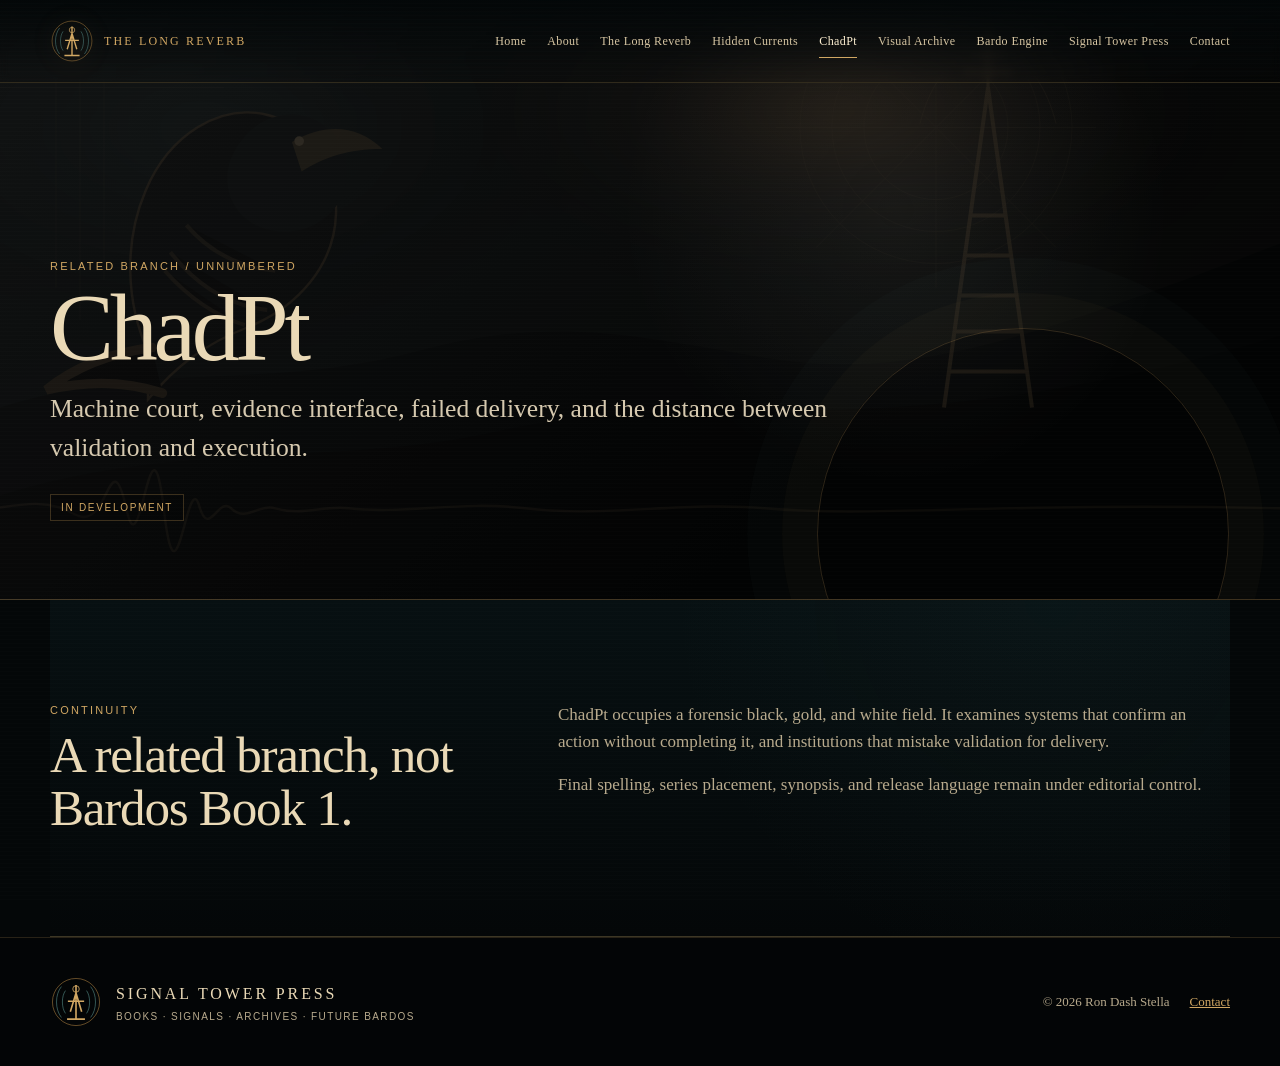
<file: chadpt.html>
<!doctype html>
<html lang="en">
<head>
  <meta charset="utf-8" />
  <meta name="viewport" content="width=device-width, initial-scale=1" />
  <title>ChadPt | The Long Reverb</title>
  <meta name="description" content="ChadPt is a related, unnumbered branch exploring machine court, evidence interfaces, and failed delivery." />
  <meta name="author" content="Ron Dash Stella" />
  <meta name="robots" content="index,follow" />
  <link rel="canonical" href="https://thelongreverb.com/chadpt.html" />
  <meta property="og:title" content="ChadPt | The Long Reverb" />
  <meta property="og:description" content="ChadPt is a related, unnumbered branch exploring machine court, evidence interfaces, and failed delivery." />
  <meta property="og:type" content="website" />
  <meta property="og:image" content="https://thelongreverb.com/assets/hero-signal.svg" />
  <link rel="icon" href="assets/signal-mark.svg" type="image/svg+xml" />
  <link rel="stylesheet" href="assets/site.css" />
  <script src="assets/site.js" defer></script>
</head>
<body class="">
<a class="skip-link" href="#main">Skip to content</a>
<header class="site-header" data-header>
  <a class="brand" href="index.html" aria-label="The Long Reverb home"><img src="assets/signal-mark.svg" width="44" height="44" alt="" /><span>The Long Reverb</span></a>
  <button class="nav-toggle" type="button" aria-expanded="false" aria-controls="primary-nav" data-nav-toggle><span>Menu</span></button>
  <nav class="site-nav" id="primary-nav" aria-label="Primary" data-nav><a href="index.html">Home</a><a href="about.html">About</a><a href="books.html">The Long Reverb</a><a href="hidden-current.html">Hidden Currents</a><a href="chadpt.html" aria-current="page">ChadPt</a><a href="archive.html">Visual Archive</a><a href="bardo-engine.html">Bardo Engine</a><a href="signal-tower-press.html">Signal Tower Press</a><a href="contact.html">Contact</a></nav>
</header>
<main id="main">
<section class="page-hero chad-hero"><div class="wrap"><p class="eyebrow">Related branch / unnumbered</p><h1>ChadPt</h1><p class="lede">Machine court, evidence interface, failed delivery, and the distance between validation and execution.</p><div class="status-line"><span class="status">In development</span></div></div></section>
<section class="section wrap split"><div><p class="eyebrow">Continuity</p><h2>A related branch, not Bardos Book 1.</h2></div><div class="prose"><p>ChadPt occupies a forensic black, gold, and white field. It examines systems that confirm an action without completing it, and institutions that mistake validation for delivery.</p><p>Final spelling, series placement, synopsis, and release language remain under editorial control.</p></div></section>
</main>
<footer class="site-footer"><div class="footer-brand"><img src="assets/signal-mark.svg" width="52" height="52" alt="" /><div><strong>Signal Tower Press</strong><span>Books · signals · archives · future bardos</span></div></div><div class="footer-meta"><span>© 2026 Ron Dash Stella</span><a href="contact.html">Contact</a></div></footer>
</body>
</html>
</file>
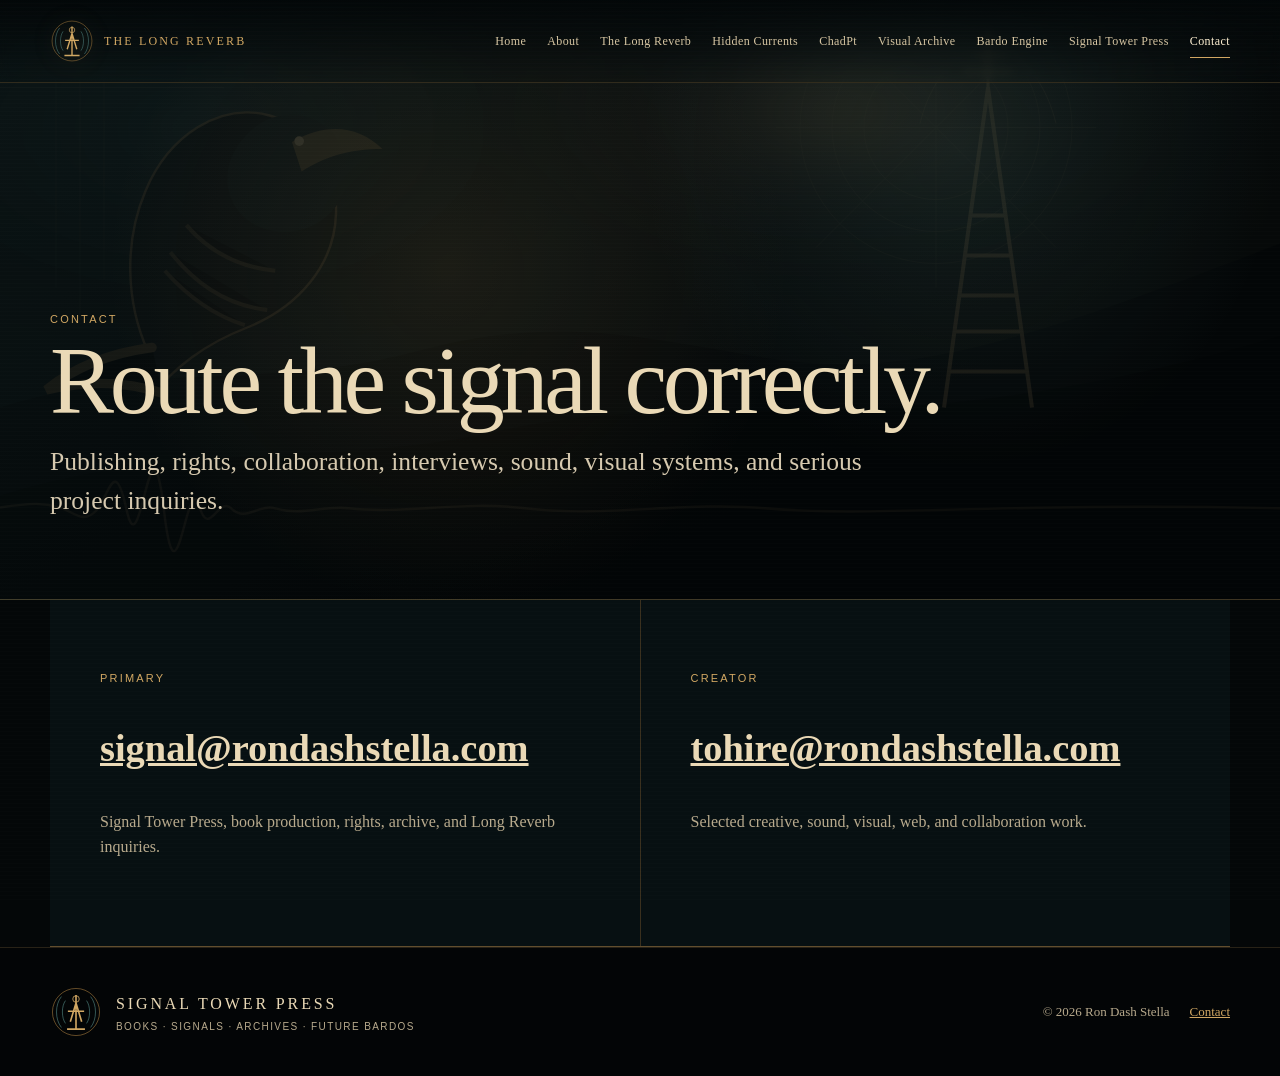
<file: contact.html>
<!doctype html>
<html lang="en">
<head>
  <meta charset="utf-8" />
  <meta name="viewport" content="width=device-width, initial-scale=1" />
  <title>Contact | The Long Reverb</title>
  <meta name="description" content="Contact Ron Dash Stella and Signal Tower Press for publishing, rights, collaboration, and project inquiries." />
  <meta name="author" content="Ron Dash Stella" />
  <meta name="robots" content="index,follow" />
  <link rel="canonical" href="https://thelongreverb.com/contact.html" />
  <meta property="og:title" content="Contact | The Long Reverb" />
  <meta property="og:description" content="Contact Ron Dash Stella and Signal Tower Press for publishing, rights, collaboration, and project inquiries." />
  <meta property="og:type" content="website" />
  <meta property="og:image" content="https://thelongreverb.com/assets/hero-signal.svg" />
  <link rel="icon" href="assets/signal-mark.svg" type="image/svg+xml" />
  <link rel="stylesheet" href="assets/site.css" />
  <script src="assets/site.js" defer></script>
</head>
<body class="">
<a class="skip-link" href="#main">Skip to content</a>
<header class="site-header" data-header>
  <a class="brand" href="index.html" aria-label="The Long Reverb home"><img src="assets/signal-mark.svg" width="44" height="44" alt="" /><span>The Long Reverb</span></a>
  <button class="nav-toggle" type="button" aria-expanded="false" aria-controls="primary-nav" data-nav-toggle><span>Menu</span></button>
  <nav class="site-nav" id="primary-nav" aria-label="Primary" data-nav><a href="index.html">Home</a><a href="about.html">About</a><a href="books.html">The Long Reverb</a><a href="hidden-current.html">Hidden Currents</a><a href="chadpt.html">ChadPt</a><a href="archive.html">Visual Archive</a><a href="bardo-engine.html">Bardo Engine</a><a href="signal-tower-press.html">Signal Tower Press</a><a href="contact.html" aria-current="page">Contact</a></nav>
</header>
<main id="main">
<section class="page-hero contact-hero"><div class="wrap"><p class="eyebrow">Contact</p><h1>Route the signal correctly.</h1><p class="lede">Publishing, rights, collaboration, interviews, sound, visual systems, and serious project inquiries.</p></div></section>
<section class="section wrap contact-grid"><div><p class="eyebrow">Primary</p><h2><a href="mailto:signal@rondashstella.com">signal@rondashstella.com</a></h2><p>Signal Tower Press, book production, rights, archive, and Long Reverb inquiries.</p></div><div><p class="eyebrow">Creator</p><h2><a href="mailto:tohire@rondashstella.com">tohire@rondashstella.com</a></h2><p>Selected creative, sound, visual, web, and collaboration work.</p></div></section>
</main>
<footer class="site-footer"><div class="footer-brand"><img src="assets/signal-mark.svg" width="52" height="52" alt="" /><div><strong>Signal Tower Press</strong><span>Books · signals · archives · future bardos</span></div></div><div class="footer-meta"><span>© 2026 Ron Dash Stella</span><a href="contact.html">Contact</a></div></footer>
</body>
</html>
</file>
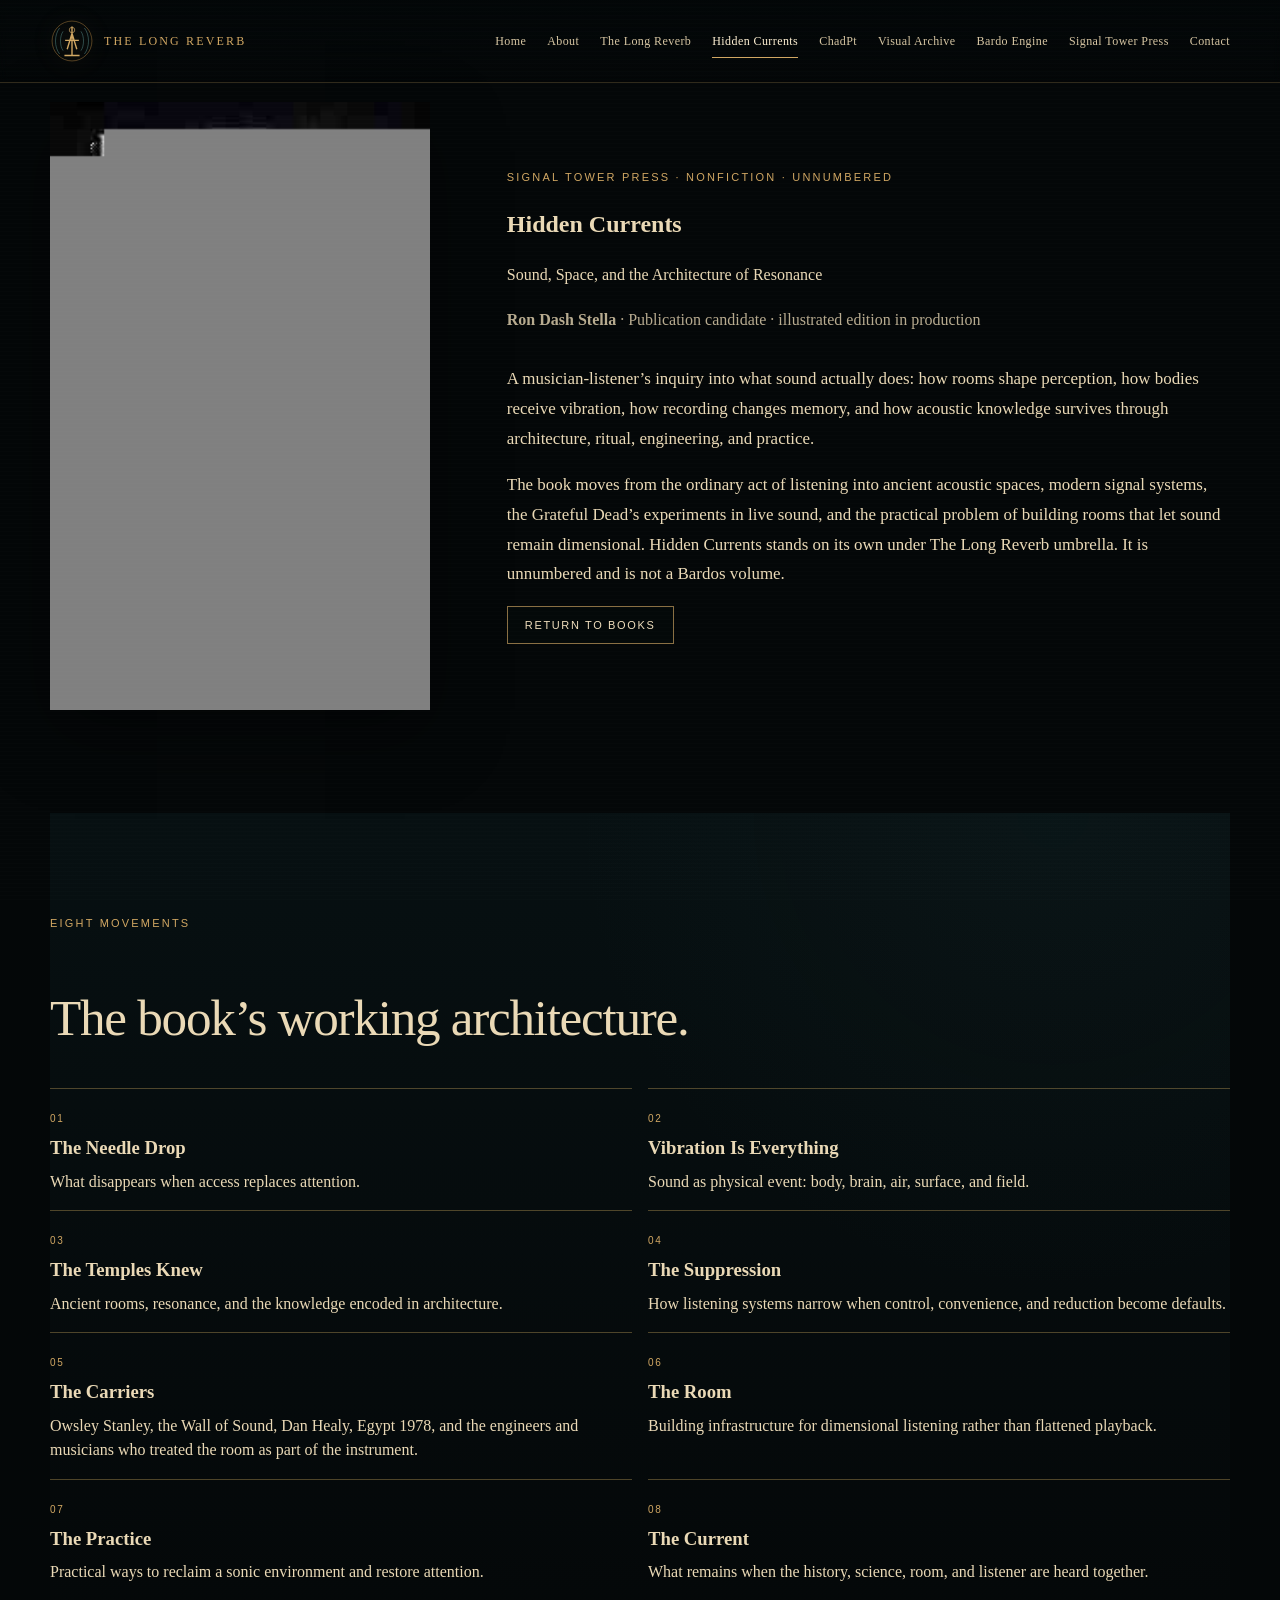
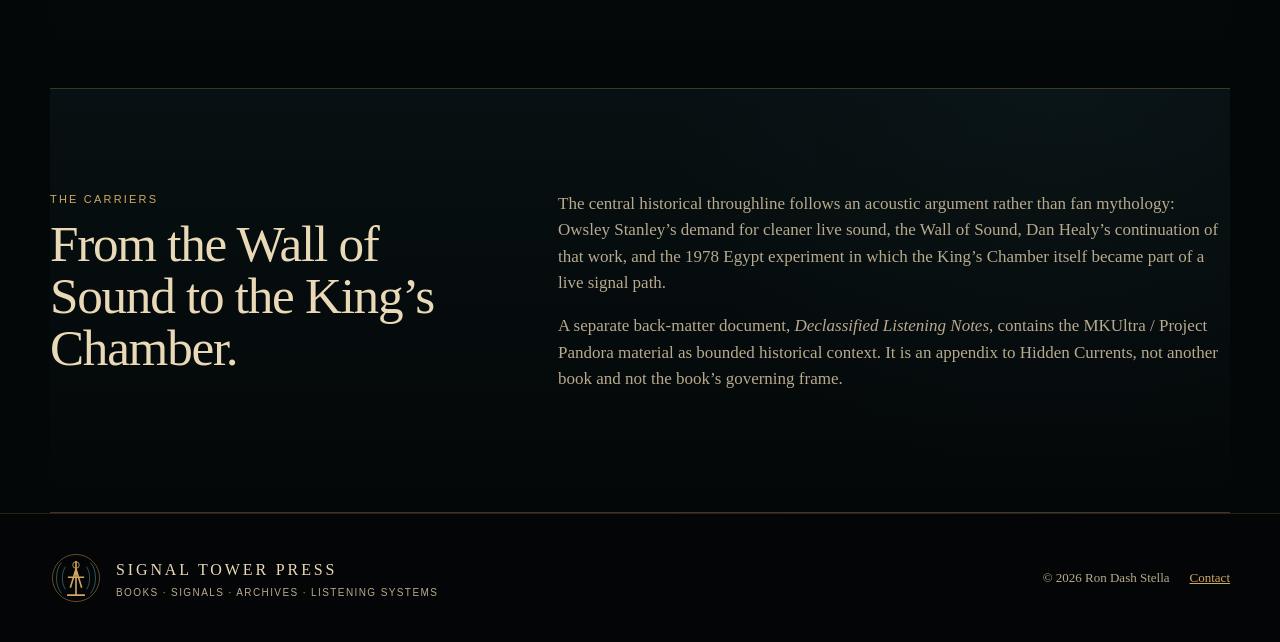
<file: hidden-current.html>
<!doctype html>
<html lang="en">
<head>
<meta charset="utf-8"><meta name="viewport" content="width=device-width,initial-scale=1">
<title>Hidden Currents | Signal Tower Press</title>
<meta name="description" content="Hidden Currents by Ron Dash Stella: Sound, Space, and the Architecture of Resonance. An unnumbered nonfiction work about listening, rooms, bodies, recording, ritual, perception, and acoustic architecture.">
<meta name="author" content="Ron Dash Stella"><meta name="robots" content="index,follow">
<link rel="canonical" href="https://thelongreverb.com/hidden-current.html">
<meta property="og:title" content="Hidden Currents"><meta property="og:description" content="Sound, Space, and the Architecture of Resonance by Ron Dash Stella."><meta property="og:type" content="book"><meta property="og:image" content="https://thelongreverb.com/assets/hidden-current-cover.svg">
<link rel="icon" href="assets/signal-mark.svg" type="image/svg+xml"><link rel="stylesheet" href="assets/site.css"><script src="assets/site.js" defer></script>
<style>.approved-book{display:grid;grid-template-columns:minmax(230px,380px) 1fr;gap:clamp(2rem,6vw,6rem);align-items:center;padding-block:clamp(3rem,8vw,7rem)}.approved-book img{width:100%;height:auto;display:block;box-shadow:0 24px 70px rgba(0,0,0,.45)}.approved-book .lede{max-width:45rem}.publine{margin:1.25rem 0 2rem;opacity:.78}.book-note{max-width:48rem}.book-note p{font-size:1.06rem;line-height:1.75}.chapter-list{display:grid;grid-template-columns:repeat(2,minmax(0,1fr));gap:1rem;margin-top:1.5rem}.chapter-list article{border-top:1px solid rgba(214,177,99,.35);padding-top:1rem}.chapter-list h3{margin:.2rem 0 .45rem}.chapter-list p{margin:0;line-height:1.55}.carrier-note{max-width:58rem}@media(max-width:760px){.approved-book{grid-template-columns:1fr}.approved-book img{max-width:320px;margin-inline:auto}.chapter-list{grid-template-columns:1fr}}</style>
</head>
<body><a class="skip-link" href="#main">Skip to content</a>
<header class="site-header" data-header><a class="brand" href="index.html" aria-label="The Long Reverb home"><img src="assets/signal-mark.svg" width="44" height="44" alt=""><span>The Long Reverb</span></a><button class="nav-toggle" type="button" aria-expanded="false" aria-controls="primary-nav" data-nav-toggle><span>Menu</span></button><nav class="site-nav" id="primary-nav" aria-label="Primary" data-nav><a href="index.html">Home</a><a href="about.html">About</a><a href="books.html">The Long Reverb</a><a href="hidden-current.html" aria-current="page">Hidden Currents</a><a href="chadpt.html">ChadPt</a><a href="archive.html">Visual Archive</a><a href="bardo-engine.html">Bardo Engine</a><a href="signal-tower-press.html">Signal Tower Press</a><a href="contact.html">Contact</a></nav></header>
<main id="main">
<section class="wrap approved-book"><div><img src="assets/hidden-current-cover.svg" alt="Approved cover art for Hidden Currents by Ron Dash Stella"></div><div><p class="eyebrow">Signal Tower Press · nonfiction · unnumbered</p><h1>Hidden Currents</h1><p class="lede">Sound, Space, and the Architecture of Resonance</p><p class="publine"><strong>Ron Dash Stella</strong> · Publication candidate · illustrated edition in production</p><div class="book-note"><p>A musician-listener’s inquiry into what sound actually does: how rooms shape perception, how bodies receive vibration, how recording changes memory, and how acoustic knowledge survives through architecture, ritual, engineering, and practice.</p><p>The book moves from the ordinary act of listening into ancient acoustic spaces, modern signal systems, the Grateful Dead’s experiments in live sound, and the practical problem of building rooms that let sound remain dimensional. Hidden Currents stands on its own under The Long Reverb umbrella. It is unnumbered and is not a Bardos volume.</p></div><div class="actions"><a class="button" href="books.html">Return to books</a></div></div></section>
<section class="section wrap"><div class="section-title compact"><p class="eyebrow">Eight movements</p><h2>The book’s working architecture.</h2></div><div class="chapter-list"><article><span class="book-no">01</span><h3>The Needle Drop</h3><p>What disappears when access replaces attention.</p></article><article><span class="book-no">02</span><h3>Vibration Is Everything</h3><p>Sound as physical event: body, brain, air, surface, and field.</p></article><article><span class="book-no">03</span><h3>The Temples Knew</h3><p>Ancient rooms, resonance, and the knowledge encoded in architecture.</p></article><article><span class="book-no">04</span><h3>The Suppression</h3><p>How listening systems narrow when control, convenience, and reduction become defaults.</p></article><article><span class="book-no">05</span><h3>The Carriers</h3><p>Owsley Stanley, the Wall of Sound, Dan Healy, Egypt 1978, and the engineers and musicians who treated the room as part of the instrument.</p></article><article><span class="book-no">06</span><h3>The Room</h3><p>Building infrastructure for dimensional listening rather than flattened playback.</p></article><article><span class="book-no">07</span><h3>The Practice</h3><p>Practical ways to reclaim a sonic environment and restore attention.</p></article><article><span class="book-no">08</span><h3>The Current</h3><p>What remains when the history, science, room, and listener are heard together.</p></article></div></section>
<section class="section wrap split"><div><p class="eyebrow">The Carriers</p><h2>From the Wall of Sound to the King’s Chamber.</h2></div><div class="prose carrier-note"><p>The central historical throughline follows an acoustic argument rather than fan mythology: Owsley Stanley’s demand for cleaner live sound, the Wall of Sound, Dan Healy’s continuation of that work, and the 1978 Egypt experiment in which the King’s Chamber itself became part of a live signal path.</p><p>A separate back-matter document, <em>Declassified Listening Notes</em>, contains the MKUltra / Project Pandora material as bounded historical context. It is an appendix to Hidden Currents, not another book and not the book’s governing frame.</p></div></section>
</main>
<footer class="site-footer"><div class="footer-brand"><img src="assets/signal-mark.svg" width="52" height="52" alt=""><div><strong>Signal Tower Press</strong><span>Books · signals · archives · listening systems</span></div></div><div class="footer-meta"><span>© 2026 Ron Dash Stella</span><a href="contact.html">Contact</a></div></footer></body></html>
</file>
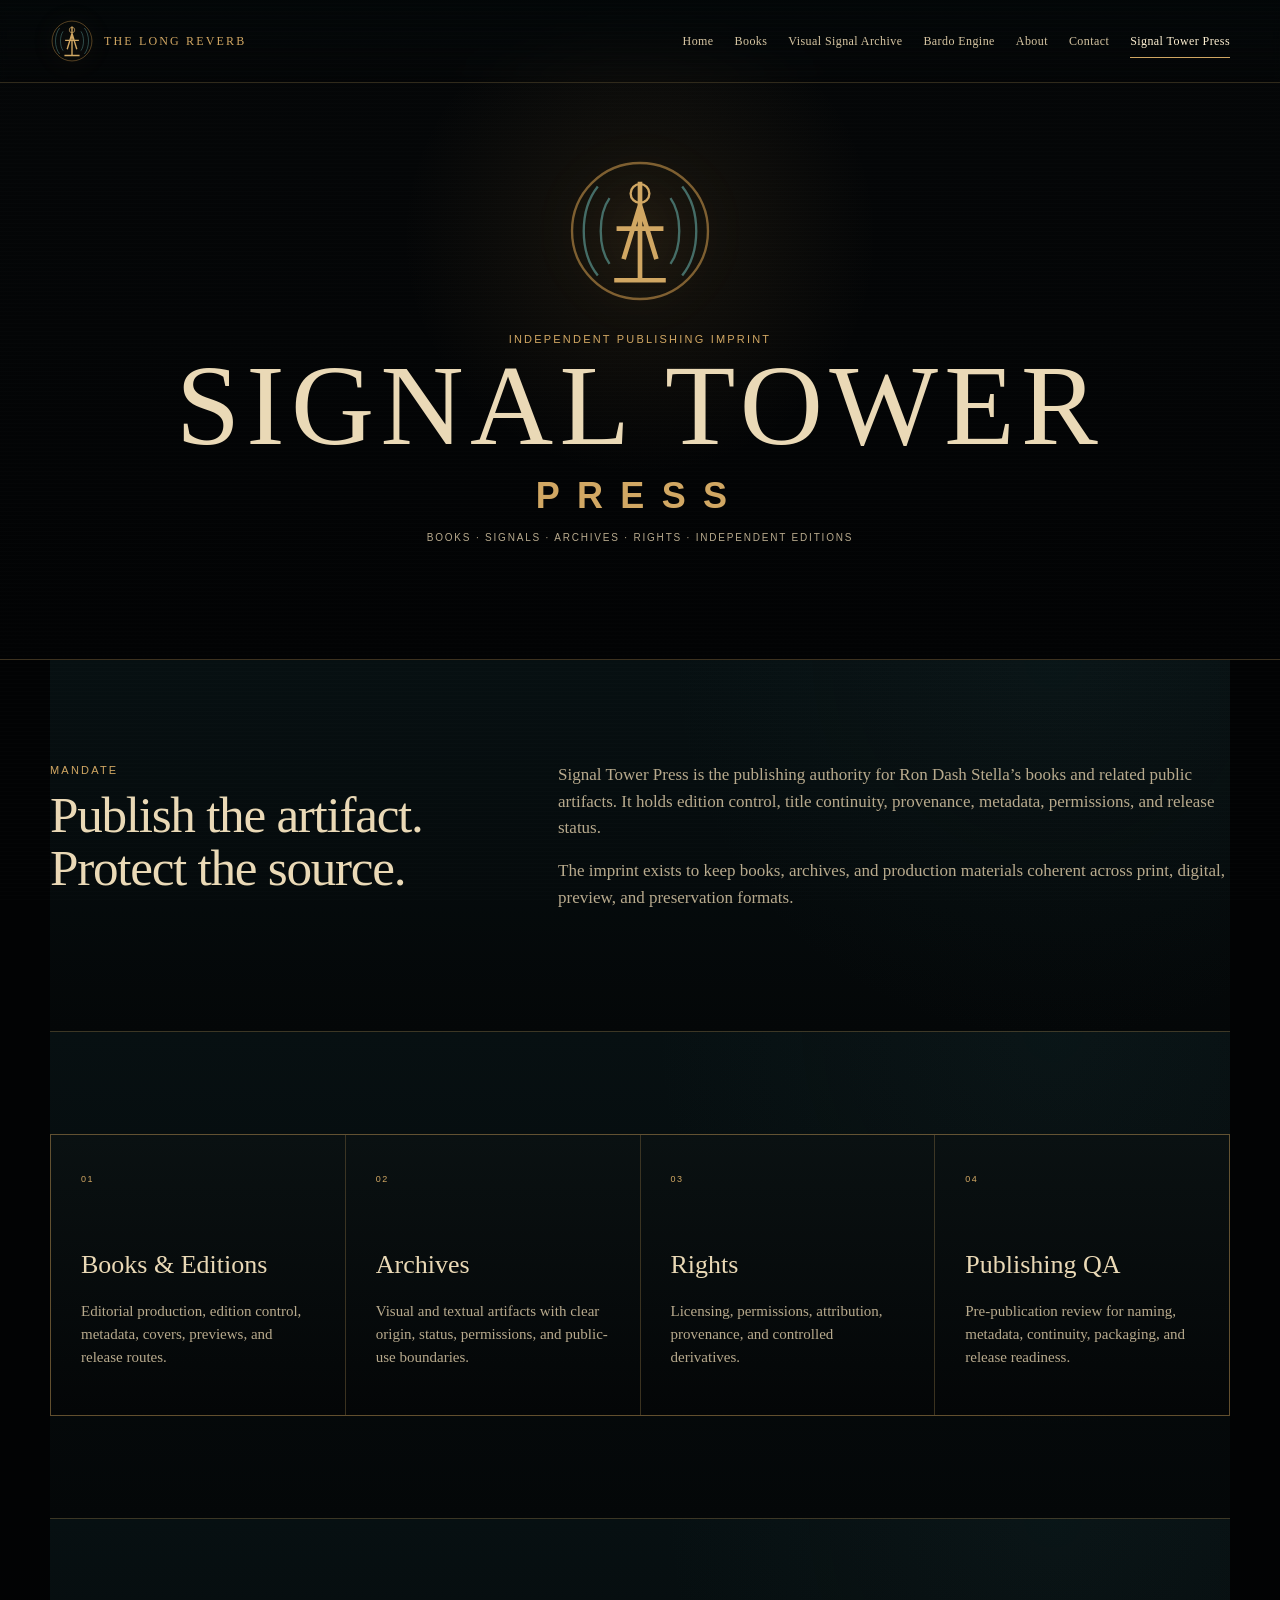
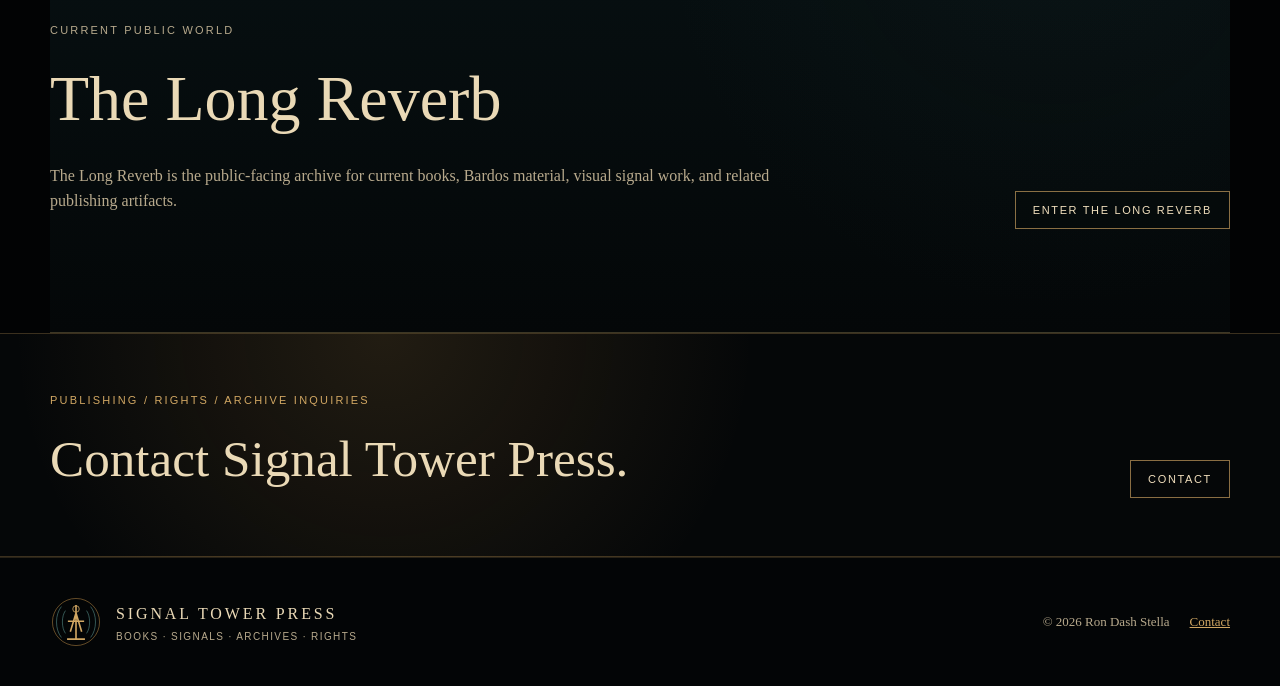
<file: signal-tower-press.html>
<!doctype html>
<html lang="en">
<head>
  <meta charset="utf-8"><meta name="viewport" content="width=device-width,initial-scale=1">
  <title>Signal Tower Press | Independent Publishing by Ron Dash Stella</title>
  <meta name="description" content="Signal Tower Press is the independent publishing imprint for books, archives, rights, editions, and publication QA by Ron Dash Stella.">
  <meta name="author" content="Ron Dash Stella"><meta name="robots" content="index,follow,max-image-preview:large">
  <link rel="canonical" href="https://thelongreverb.com/signal-tower-press.html">
  <meta property="og:title" content="Signal Tower Press"><meta property="og:description" content="Books, signals, archives, rights, and independent editions."><meta property="og:type" content="website"><meta property="og:image" content="https://thelongreverb.com/assets/signal-mark.svg">
  <link rel="icon" href="assets/signal-mark.svg" type="image/svg+xml"><link rel="stylesheet" href="assets/site.css"><script src="assets/site.js" defer></script>
</head>
<body class="signal-tower-page">
<a class="skip-link" href="#main">Skip to content</a>
<header class="site-header" data-header>
  <a class="brand" href="index.html" aria-label="The Long Reverb home"><img src="assets/signal-mark.svg" width="44" height="44" alt=""><span>The Long Reverb</span></a>
  <button class="nav-toggle" type="button" aria-expanded="false" aria-controls="primary-nav" data-nav-toggle><span>Menu</span></button>
  <nav class="site-nav" id="primary-nav" aria-label="Primary" data-nav>
    <a href="index.html">Home</a><a href="books.html">Books</a><a href="archive.html">Visual Signal Archive</a><a href="bardo-engine.html">Bardo Engine</a><a href="about.html">About</a><a href="contact.html">Contact</a><a href="signal-tower-press.html" aria-current="page">Signal Tower Press</a>
  </nav>
</header>
<main id="main">
  <section class="signal-tower-hero">
    <div class="wrap signal-tower-lockup"><img src="assets/signal-mark.svg" alt="" width="150" height="150"><p class="eyebrow">Independent publishing imprint</p><h1>Signal Tower</h1><h2>Press</h2><p>Books · signals · archives · rights · independent editions</p></div>
  </section>
  <section class="section wrap split">
    <div><p class="eyebrow">Mandate</p><h2>Publish the artifact.<br>Protect the source.</h2></div>
    <div class="prose"><p>Signal Tower Press is the publishing authority for Ron Dash Stella’s books and related public artifacts. It holds edition control, title continuity, provenance, metadata, permissions, and release status.</p><p>The imprint exists to keep books, archives, and production materials coherent across print, digital, preview, and preservation formats.</p></div>
  </section>
  <section class="section wrap">
    <div class="press-capability-grid">
      <article><span>01</span><h3>Books & Editions</h3><p>Editorial production, edition control, metadata, covers, previews, and release routes.</p></article>
      <article><span>02</span><h3>Archives</h3><p>Visual and textual artifacts with clear origin, status, permissions, and public-use boundaries.</p></article>
      <article><span>03</span><h3>Rights</h3><p>Licensing, permissions, attribution, provenance, and controlled derivatives.</p></article>
      <article><span>04</span><h3>Publishing QA</h3><p>Pre-publication review for naming, metadata, continuity, packaging, and release readiness.</p></article>
    </div>
  </section>
  <section class="section wrap press-current">
    <div><p class="eyebrow">Current public world</p><h2>The Long Reverb</h2><p>The Long Reverb is the public-facing archive for current books, Bardos material, visual signal work, and related publishing artifacts.</p></div>
    <a class="button" href="index.html">Enter The Long Reverb</a>
  </section>
  <section class="press-contact-band"><div class="wrap"><div><p class="eyebrow">Publishing / rights / archive inquiries</p><h2>Contact Signal Tower Press.</h2></div><a class="button secondary" href="contact.html">Contact</a></div></section>
</main>
<footer class="site-footer"><div class="footer-brand"><img src="assets/signal-mark.svg" width="52" height="52" alt=""><div><strong>Signal Tower Press</strong><span>Books · signals · archives · rights</span></div></div><div class="footer-meta"><span>© 2026 Ron Dash Stella</span><a href="contact.html">Contact</a></div></footer>
</body>
</html>
</file>
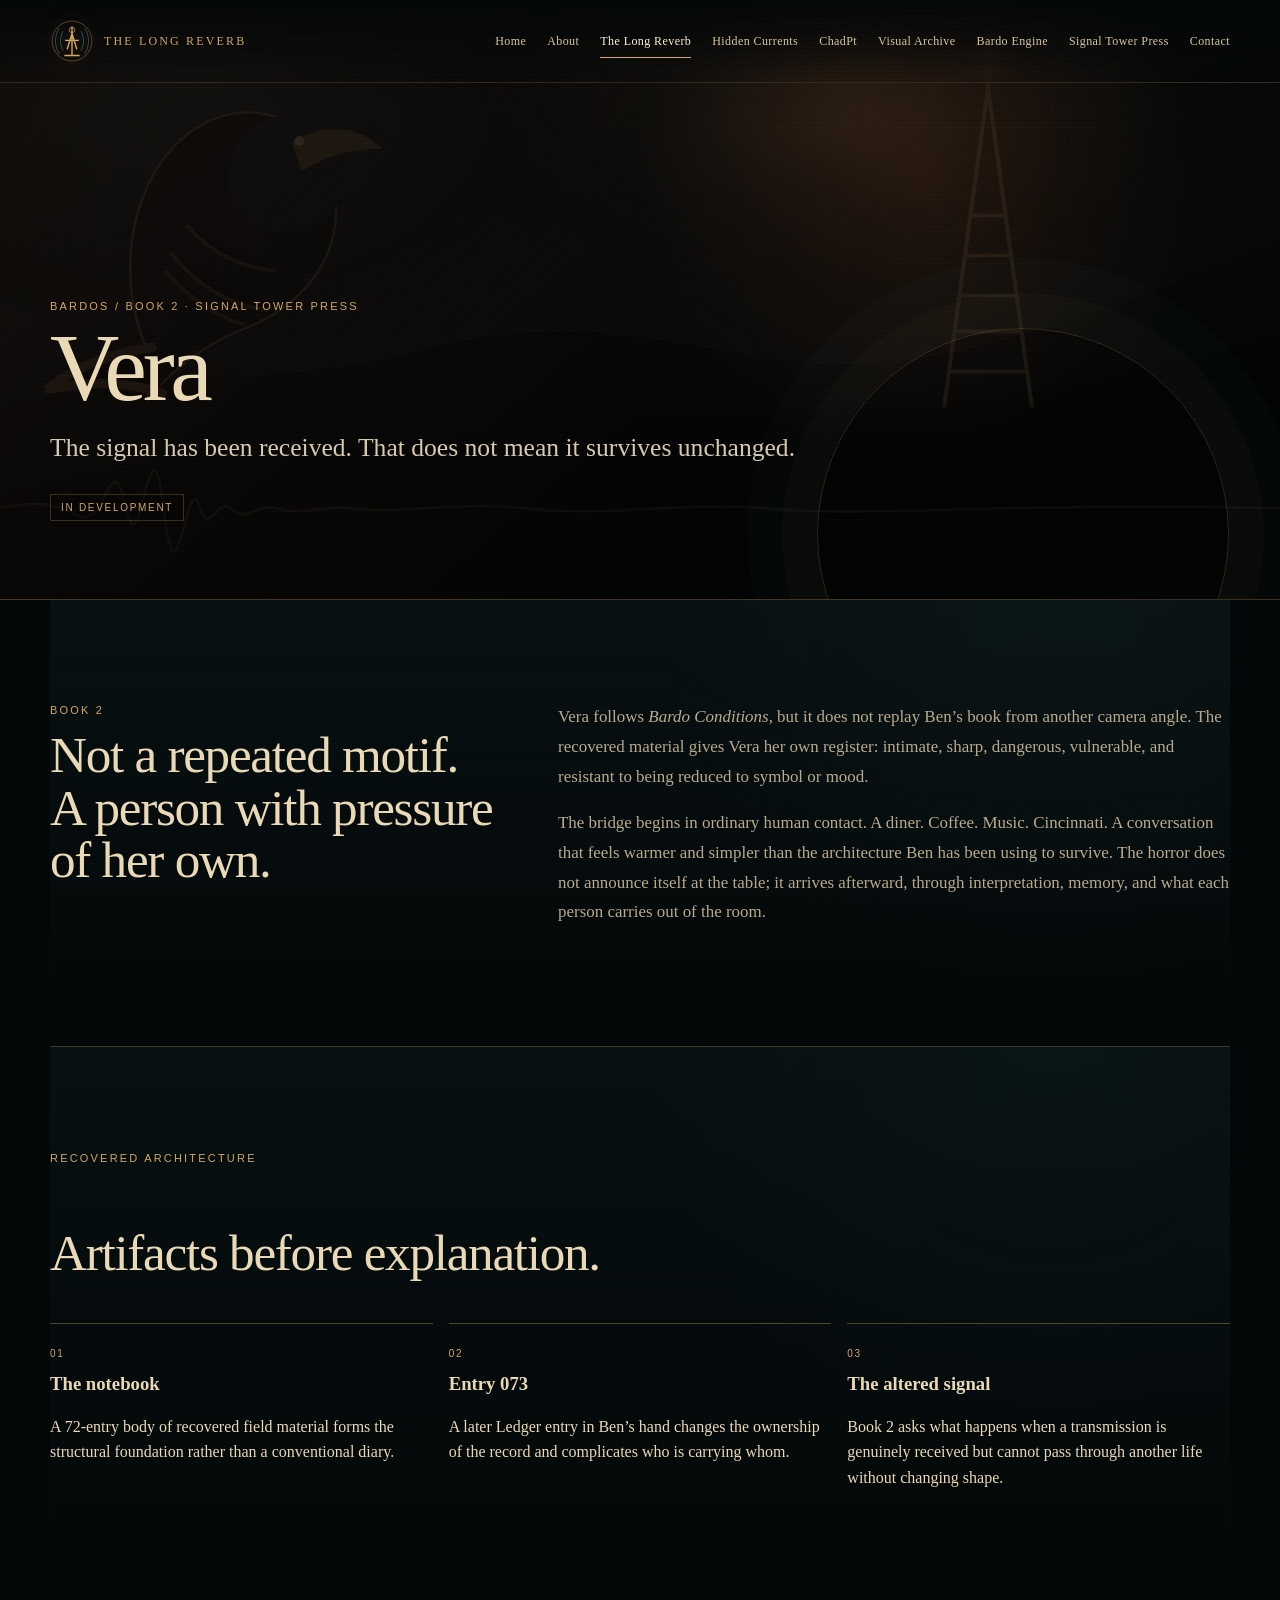
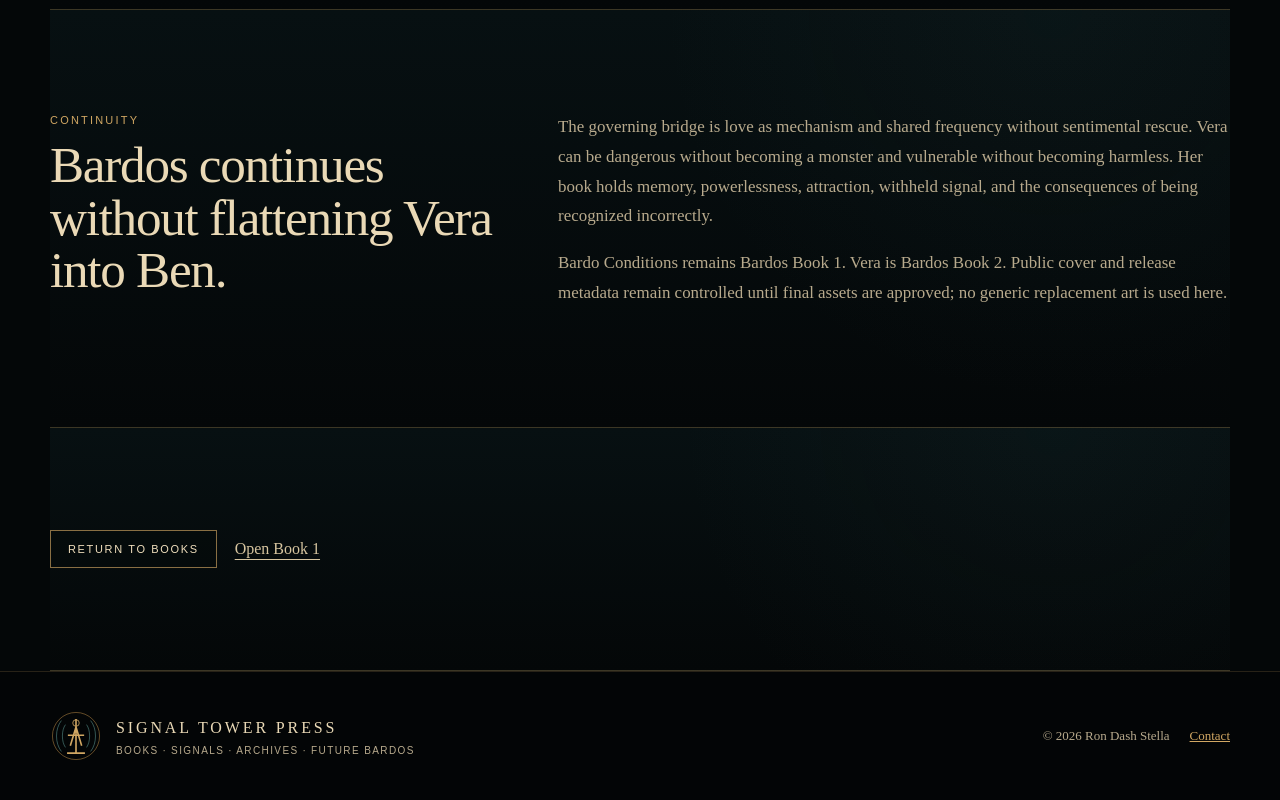
<file: vera.html>
<!doctype html>
<html lang="en">
<head>
  <meta charset="utf-8" />
  <meta name="viewport" content="width=device-width, initial-scale=1" />
  <title>Vera | Bardos Book 2 | Signal Tower Press</title>
  <meta name="description" content="Vera is Bardos Book 2 by Ron Dash Stella: an intimate recovered-record novel built from notebook entries, memory artifacts, pressure, attraction, danger, and what happens when a signal is received but cannot be transmitted unchanged." />
  <meta name="author" content="Ron Dash Stella" />
  <meta name="robots" content="index,follow" />
  <link rel="canonical" href="https://thelongreverb.com/vera.html" />
  <meta property="og:title" content="Vera | Bardos Book 2" />
  <meta property="og:description" content="Bardos Book 2 by Ron Dash Stella. Recovered notebook entries, memory artifacts, pressure, attraction, danger, and altered transmission." />
  <meta property="og:type" content="book" />
  <link rel="icon" href="assets/signal-mark.svg" type="image/svg+xml" />
  <link rel="stylesheet" href="assets/site.css" />
  <script src="assets/site.js" defer></script>
  <style>.vera-record{max-width:58rem}.vera-record p{font-size:1.06rem;line-height:1.75}.artifact-grid{display:grid;grid-template-columns:repeat(3,minmax(0,1fr));gap:1rem}.artifact-grid article{border-top:1px solid rgba(214,177,99,.35);padding-top:1rem}.artifact-grid h3{margin:.25rem 0 .6rem}.artifact-grid p{line-height:1.6}@media(max-width:760px){.artifact-grid{grid-template-columns:1fr}}</style>
</head>
<body>
<a class="skip-link" href="#main">Skip to content</a>
<header class="site-header" data-header>
  <a class="brand" href="index.html" aria-label="The Long Reverb home"><img src="assets/signal-mark.svg" width="44" height="44" alt="" /><span>The Long Reverb</span></a>
  <button class="nav-toggle" type="button" aria-expanded="false" aria-controls="primary-nav" data-nav-toggle><span>Menu</span></button>
  <nav class="site-nav" id="primary-nav" aria-label="Primary" data-nav><a href="index.html">Home</a><a href="about.html">About</a><a href="books.html" aria-current="page">The Long Reverb</a><a href="hidden-current.html">Hidden Currents</a><a href="chadpt.html">ChadPt</a><a href="archive.html">Visual Archive</a><a href="bardo-engine.html">Bardo Engine</a><a href="signal-tower-press.html">Signal Tower Press</a><a href="contact.html">Contact</a></nav>
</header>
<main id="main">
<section class="page-hero vera-hero"><div class="wrap"><p class="eyebrow">Bardos / Book 2 · Signal Tower Press</p><h1>Vera</h1><p class="lede">The signal has been received. That does not mean it survives unchanged.</p><div class="status-line"><span class="status">In development</span></div></div></section>
<section class="section wrap split"><div><p class="eyebrow">Book 2</p><h2>Not a repeated motif. A person with pressure of her own.</h2></div><div class="prose vera-record"><p>Vera follows <em>Bardo Conditions</em>, but it does not replay Ben’s book from another camera angle. The recovered material gives Vera her own register: intimate, sharp, dangerous, vulnerable, and resistant to being reduced to symbol or mood.</p><p>The bridge begins in ordinary human contact. A diner. Coffee. Music. Cincinnati. A conversation that feels warmer and simpler than the architecture Ben has been using to survive. The horror does not announce itself at the table; it arrives afterward, through interpretation, memory, and what each person carries out of the room.</p></div></section>
<section class="section wrap"><div class="section-title compact"><p class="eyebrow">Recovered architecture</p><h2>Artifacts before explanation.</h2></div><div class="artifact-grid"><article><span class="book-no">01</span><h3>The notebook</h3><p>A 72-entry body of recovered field material forms the structural foundation rather than a conventional diary.</p></article><article><span class="book-no">02</span><h3>Entry 073</h3><p>A later Ledger entry in Ben’s hand changes the ownership of the record and complicates who is carrying whom.</p></article><article><span class="book-no">03</span><h3>The altered signal</h3><p>Book 2 asks what happens when a transmission is genuinely received but cannot pass through another life without changing shape.</p></article></div></section>
<section class="section wrap split"><div><p class="eyebrow">Continuity</p><h2>Bardos continues without flattening Vera into Ben.</h2></div><div class="prose vera-record"><p>The governing bridge is love as mechanism and shared frequency without sentimental rescue. Vera can be dangerous without becoming a monster and vulnerable without becoming harmless. Her book holds memory, powerlessness, attraction, withheld signal, and the consequences of being recognized incorrectly.</p><p>Bardo Conditions remains Bardos Book 1. Vera is Bardos Book 2. Public cover and release metadata remain controlled until final assets are approved; no generic replacement art is used here.</p></div></section>
<section class="section wrap"><div class="actions"><a class="button" href="books.html">Return to books</a><a class="text-link" href="bardo-conditions.html">Open Book 1</a></div></section>
</main>
<footer class="site-footer"><div class="footer-brand"><img src="assets/signal-mark.svg" width="52" height="52" alt="" /><div><strong>Signal Tower Press</strong><span>Books · signals · archives · future bardos</span></div></div><div class="footer-meta"><span>© 2026 Ron Dash Stella</span><a href="contact.html">Contact</a></div></footer>
</body>
</html>
</file>
<file: assets/site.css>
:root{--black:#040708;--ink:#081012;--ink2:#0d1719;--paper:#ead9b6;--brass:#b98a45;--gold:#d1a763;--teal:#5f9e99;--cyan:#74b9b0;--muted:#b8aa8d;--line:rgba(199,156,86,.28);--soft:rgba(234,217,182,.1);--wrap:1180px;--serif:Georgia,"Times New Roman",serif;--sans:Arial,Helvetica,sans-serif}
*{box-sizing:border-box}html{scroll-behavior:smooth}body{margin:0;background:var(--black);color:var(--paper);font-family:var(--serif);line-height:1.55}body:before{content:"";position:fixed;inset:0;pointer-events:none;z-index:20;opacity:.18;background:repeating-linear-gradient(0deg,rgba(255,255,255,.025) 0,rgba(255,255,255,.025) 1px,transparent 1px,transparent 4px);mix-blend-mode:screen}a{color:inherit}img{display:block;max-width:100%}.wrap{width:min(var(--wrap),calc(100% - 44px));margin-inline:auto}.skip-link{position:fixed;left:-999px;top:12px;z-index:999;background:var(--paper);color:var(--black);padding:9px 14px}.skip-link:focus{left:12px}
.site-header{position:absolute;top:0;left:0;right:0;z-index:10;display:flex;align-items:center;gap:22px;padding:19px max(24px,calc((100vw - var(--wrap))/2));border-bottom:1px solid rgba(209,167,99,.22);background:linear-gradient(180deg,rgba(3,7,8,.92),rgba(3,7,8,.48),transparent);backdrop-filter:blur(4px)}.brand{display:flex;align-items:center;gap:10px;text-decoration:none;color:var(--gold);font-size:12px;letter-spacing:.18em;text-transform:uppercase;white-space:nowrap}.brand img{filter:drop-shadow(0 0 12px rgba(209,167,99,.25))}.site-nav{margin-left:auto;display:flex;align-items:center;justify-content:flex-end;gap:7px 21px;flex-wrap:wrap}.site-nav a{position:relative;text-decoration:none;color:#d7c6a3;font-size:12px;letter-spacing:.035em;white-space:nowrap}.site-nav a:after{content:"";position:absolute;left:0;right:0;bottom:-8px;height:1px;background:var(--gold);transform:scaleX(0);transition:.2s}.site-nav a:hover,.site-nav a[aria-current=page]{color:#fff1d3}.site-nav a:hover:after,.site-nav a[aria-current=page]:after{transform:scaleX(1)}.nav-toggle{display:none;margin-left:auto;border:1px solid var(--line);background:rgba(0,0,0,.45);color:var(--paper);padding:8px 11px;font:11px var(--sans);letter-spacing:.14em;text-transform:uppercase}
.home-hero{position:relative;min-height:760px;height:100svh;max-height:960px;overflow:hidden;border-bottom:1px solid var(--line);background:#071113}.hero-art{position:absolute;inset:0;background-image:linear-gradient(180deg,rgba(0,4,5,.1),rgba(2,7,8,.05) 52%,rgba(2,6,7,.88) 100%),url('hero-signal.svg');background-size:cover;background-position:center}.hero-copy{position:relative;z-index:2;height:100%;display:flex;flex-direction:column;justify-content:center;align-items:flex-start;padding-top:90px}.hero-copy h1{margin:18px 0 10px;font-size:clamp(64px,9vw,142px);line-height:.82;font-weight:400;letter-spacing:-.045em;text-transform:uppercase;text-shadow:0 5px 35px #000}.hero-subtitle{margin:0 0 24px;color:#ddc69d;font-style:italic;font-size:clamp(18px,2vw,26px)}.signal-quote{position:absolute;left:24%;top:25%;margin:0;width:260px;color:#ded0b5;font-size:clamp(15px,1.45vw,21px);font-style:italic;line-height:1.45;text-shadow:0 2px 12px #000}.eyebrow{margin:0 0 10px;color:var(--gold);font-family:var(--sans);font-size:11px;letter-spacing:.2em;text-transform:uppercase}.actions{display:flex;align-items:center;gap:18px;flex-wrap:wrap}.button{display:inline-block;padding:12px 17px;border:1px solid rgba(209,167,99,.65);background:rgba(5,10,11,.7);color:#f1dfbd;text-decoration:none;font:11px var(--sans);letter-spacing:.15em;text-transform:uppercase;transition:.2s}.button:hover{background:rgba(185,138,69,.2);transform:translateY(-1px)}.button.secondary{background:transparent}.text-link{color:#d6c49f;text-underline-offset:5px}.waveform{position:absolute;left:32%;right:4%;bottom:7%;height:80px;opacity:.8;background:linear-gradient(90deg,transparent,rgba(209,167,99,.35),transparent);mask:url('data:image/svg+xml,%3Csvg xmlns="http://www.w3.org/2000/svg" viewBox="0 0 1000 100"%3E%3Cpath d="M0 50L20 50 30 43 40 57 50 25 60 78 70 42 80 51 90 49 105 50 120 30 135 71 148 44 160 58 175 15 188 88 201 40 212 61 225 48 240 52 255 38 270 63 285 46 300 54 315 50 330 50 345 35 360 68 375 43 390 57 405 20 420 81 435 39 450 63 465 45 480 55 495 49 510 51 525 34 540 66 555 46 570 54 585 41 600 59 615 48 630 51 645 49 660 52 675 40 690 60 705 45 720 55 735 49 750 51 765 44 780 56 795 48 810 52 825 49 840 51 855 46 870 54 885 49 900 51 915 48 930 52 945 49 960 51 975 50 1000 50" fill="none" stroke="white" stroke-width="3"/%3E%3C/svg%3E') center/100% 100% no-repeat}
.section{padding:clamp(64px,8vw,110px) 0;border-bottom:1px solid var(--line);background:radial-gradient(circle at 85% 0,rgba(42,84,83,.08),transparent 36%),linear-gradient(180deg,#071012,#040708)}.section-title{display:grid;grid-template-columns:.7fr 1.3fr;gap:50px;align-items:start;margin-bottom:44px}.section-title.compact{grid-template-columns:1fr}.section-title h2,.series-head h2,.split h2{margin:0;font-size:clamp(32px,4vw,58px);line-height:1.02;font-weight:400;letter-spacing:-.025em}.about-grid{display:grid;grid-template-columns:1fr 1.4fr;gap:46px}.quote-panel{display:flex;align-items:center;min-height:210px;border:1px solid var(--line);padding:30px;background:linear-gradient(135deg,rgba(185,138,69,.08),rgba(95,158,153,.05))}.quote-panel p{margin:0;font-size:clamp(19px,2.2vw,28px);font-style:italic;color:#dcccc0}.prose{color:var(--muted);font-size:17px}.prose p:first-child{margin-top:0}.prose strong{color:var(--paper);font-weight:600}.holdings-grid{display:grid;grid-template-columns:repeat(3,1fr);border-top:1px solid var(--line);border-left:1px solid var(--line)}.holdings-grid article{min-height:260px;padding:34px;border-right:1px solid var(--line);border-bottom:1px solid var(--line);background:linear-gradient(180deg,rgba(255,255,255,.018),transparent)}.holdings-grid .icon{display:inline-grid;place-items:center;width:36px;height:36px;margin-bottom:22px;border:1px solid var(--line);color:var(--teal);font:10px var(--sans);letter-spacing:.1em}.holdings-grid h3{margin:0 0 10px;font-size:26px;font-weight:400;text-transform:uppercase;letter-spacing:.04em}.holdings-grid p{color:var(--muted)}.holdings-grid a{color:var(--gold);text-underline-offset:5px}.press-band{padding:54px 0;background:radial-gradient(circle at 50% -30%,rgba(185,138,69,.2),transparent 50%),#05090a;border-bottom:1px solid var(--line)}.press-band .wrap{display:flex;align-items:end;justify-content:space-between;gap:30px}.press-band h2{margin:0;font-size:clamp(35px,5vw,68px);font-weight:400;letter-spacing:.13em;text-transform:uppercase}.press-band p:last-child{margin:8px 0 0;color:var(--muted);letter-spacing:.15em;text-transform:uppercase;font:11px var(--sans)}
.page-hero{position:relative;min-height:600px;display:flex;align-items:flex-end;padding:165px 0 78px;border-bottom:1px solid var(--line);overflow:hidden;background:radial-gradient(circle at 75% 25%,rgba(91,146,141,.18),transparent 30%),radial-gradient(circle at 35% 45%,rgba(185,138,69,.15),transparent 38%),linear-gradient(150deg,#0c1718,#030607 70%)}.page-hero:before{content:"";position:absolute;inset:0;opacity:.28;background-image:url('hero-signal.svg');background-size:cover;background-position:center;filter:grayscale(.25) brightness(.55)}.page-hero .wrap{position:relative;z-index:1}.page-hero h1{max-width:1050px;margin:6px 0 17px;font-size:clamp(52px,7.5vw,112px);line-height:.9;font-weight:400;letter-spacing:-.045em}.page-hero .lede{max-width:850px;margin:0;color:#d6c9af;font-size:clamp(18px,2vw,27px)}.status-line{margin-top:26px}.status,.book-no{display:inline-block;color:var(--gold);font:10px var(--sans);letter-spacing:.17em;text-transform:uppercase}.status{padding:7px 10px;border:1px solid var(--line);background:rgba(0,0,0,.25)}.books-hero:after,.hidden-hero:after,.bardo-hero:after,.vera-hero:after,.chad-hero:after,.engine-hero:after{content:"";position:absolute;right:4vw;bottom:-11vw;width:32vw;height:32vw;border:1px solid rgba(209,167,99,.2);border-radius:50%;box-shadow:0 0 0 35px rgba(209,167,99,.025),0 0 0 70px rgba(95,158,153,.02)}.hidden-hero{background:radial-gradient(circle at 70% 30%,rgba(44,156,164,.22),transparent 30%),linear-gradient(140deg,#06181b,#020607 70%)}.bardo-hero,.vera-hero{background:radial-gradient(circle at 72% 30%,rgba(155,78,35,.22),transparent 28%),linear-gradient(140deg,#160d09,#030405 70%)}.chad-hero{background:radial-gradient(circle at 70% 35%,rgba(230,230,220,.09),transparent 28%),linear-gradient(140deg,#141414,#030303 70%)}.engine-hero{background:radial-gradient(circle at 70% 35%,rgba(95,158,153,.17),transparent 28%),linear-gradient(140deg,#081315,#030506 70%)}
.series{padding-top:85px}.series-head{display:grid;grid-template-columns:1.1fr .9fr;gap:50px;margin-bottom:34px}.series-head>p{margin:26px 0 0;color:var(--muted)}.book-grid{display:grid;grid-template-columns:1fr 1fr;gap:1px;background:var(--line);border:1px solid var(--line)}.book-card{position:relative;min-height:430px;padding:38px;overflow:hidden;background:linear-gradient(145deg,#0b1516,#050708)}.book-card.bardo{background:linear-gradient(145deg,#160e0a,#050606)}.book-card:before{content:"";position:absolute;inset:0;background:radial-gradient(circle at 82% 20%,rgba(95,158,153,.15),transparent 26%);transition:.3s}.book-card.bardo:before{background:radial-gradient(circle at 82% 20%,rgba(185,92,42,.15),transparent 26%)}.book-card:hover:before{transform:scale(1.08);opacity:1.4}.card-hit{position:absolute;inset:0;z-index:3}.book-card h3{position:relative;z-index:1;max-width:520px;margin:68px 0 14px;font-size:clamp(35px,4vw,57px);line-height:.98;font-weight:400}.book-card p{position:relative;z-index:1;max-width:500px;color:var(--muted);font-size:17px}.book-card .status{position:absolute;left:38px;bottom:34px;z-index:1}.book-glyph{position:absolute;right:28px;top:28px;width:130px;height:130px;opacity:.38}.book-glyph.ring{border:1px solid var(--cyan);border-radius:50%;box-shadow:inset 0 0 0 17px transparent,0 0 0 16px rgba(116,185,176,.08),0 0 0 35px rgba(116,185,176,.035)}.book-glyph.geometry:before,.book-glyph.geometry:after{content:"";position:absolute;inset:15px;border:1px solid var(--cyan);transform:rotate(45deg)}.book-glyph.geometry:after{inset:35px;transform:rotate(0)}.book-glyph.reel{border:1px solid var(--gold);border-radius:50%;background:radial-gradient(circle,var(--gold) 0 5%,transparent 6% 22%,var(--gold) 23% 24%,transparent 25%)}.book-glyph.halo{border-radius:50%;background:radial-gradient(circle,rgba(209,167,99,.6),transparent 10%,rgba(209,167,99,.12) 11% 34%,transparent 35%);border:1px solid rgba(209,167,99,.5)}.related{display:flex;align-items:end;justify-content:space-between;gap:30px}.related .series-head{margin:0;flex:1}.split{display:grid;grid-template-columns:.8fr 1.2fr;gap:60px;align-items:start}.archive-grid{display:grid;grid-template-columns:repeat(3,1fr);gap:1px;background:var(--line);border:1px solid var(--line)}.archive-grid article{min-height:360px;padding:34px;background:linear-gradient(180deg,#0b1516,#050708)}.archive-grid article:nth-child(2){background:linear-gradient(180deg,#170f0b,#050708)}.archive-grid article:nth-child(3){background:linear-gradient(180deg,#07191c,#050708)}.archive-grid h2{margin:70px 0 12px;font-size:38px;font-weight:400}.archive-grid p{color:var(--muted)}.contact-grid{display:grid;grid-template-columns:1fr 1fr;gap:1px;background:var(--line);padding-top:0;padding-bottom:0}.contact-grid>div{padding:70px max(34px,calc((100vw - var(--wrap))/2));background:#071012}.contact-grid>div:first-child{padding-left:max(22px,calc((100vw - var(--wrap))/2))}.contact-grid>div:last-child{padding-right:max(22px,calc((100vw - var(--wrap))/2))}.contact-grid h2{font-size:clamp(25px,3vw,42px);word-break:break-word}.contact-grid p:last-child{color:var(--muted)}
.site-footer{display:flex;justify-content:space-between;align-items:center;gap:30px;padding:38px max(24px,calc((100vw - var(--wrap))/2));background:#030506;border-top:1px solid rgba(209,167,99,.18);color:var(--muted)}.footer-brand{display:flex;align-items:center;gap:14px}.footer-brand strong{display:block;color:var(--paper);font-weight:400;letter-spacing:.18em;text-transform:uppercase}.footer-brand span{display:block;margin-top:4px;font:10px var(--sans);letter-spacing:.14em;text-transform:uppercase}.footer-meta{display:flex;gap:20px;font-size:13px}.footer-meta a{color:var(--gold)}
@media(max-width:1100px){.site-header{padding-inline:22px}.site-nav{gap:7px 14px}.site-nav a{font-size:11px}.signal-quote{left:auto;right:8%;top:22%}}
@media(max-width:860px){.nav-toggle{display:block}.site-nav{position:absolute;top:75px;left:14px;right:14px;display:none;flex-direction:column;align-items:flex-start;padding:20px;background:rgba(4,8,9,.97);border:1px solid var(--line)}.site-header[data-open=true] .site-nav{display:flex}.site-nav a{font-size:12px;width:100%;padding:6px 0}.home-hero{min-height:720px}.hero-copy{justify-content:flex-end;padding-bottom:100px}.signal-quote{left:22px;right:auto;top:18%;width:250px}.section-title,.about-grid,.series-head,.split{grid-template-columns:1fr}.holdings-grid,.archive-grid{grid-template-columns:1fr}.holdings-grid article,.archive-grid article{min-height:auto}.book-grid{grid-template-columns:1fr}.related{display:block}.related .button{margin-top:30px}.contact-grid{grid-template-columns:1fr}.contact-grid>div{padding:55px 22px!important}.press-band .wrap{align-items:flex-start;flex-direction:column}.footer-meta{flex-direction:column;gap:5px}}
@media(max-width:600px){.wrap{width:min(100% - 28px,var(--wrap))}.brand span{display:none}.site-header{padding:14px}.site-header .brand img{width:40px}.site-nav{top:67px}.home-hero{height:820px;max-height:none}.hero-copy h1{font-size:58px;line-height:.88}.signal-quote{top:15%;font-size:16px}.waveform{left:12%;bottom:4%}.page-hero{min-height:560px;padding-bottom:60px}.page-hero h1{font-size:50px}.book-card{min-height:400px;padding:26px}.book-card .status{left:26px}.book-glyph{width:95px;height:95px}.site-footer{align-items:flex-start;flex-direction:column}}


/* 2026-09-23 supplied-art direction refresh */
.long-reverb-refresh .long-reverb-hero{min-height:760px;height:min(92svh,900px);background:#061012}
.long-reverb-refresh .long-reverb-hero .hero-art{display:block;filter:saturate(.9) contrast(1.03)}
.long-reverb-refresh .long-reverb-hero .hero-copy{max-width:1180px;justify-content:center;padding-top:110px}
.long-reverb-refresh .long-reverb-hero .hero-copy h1{max-width:980px;font-size:clamp(70px,10vw,150px);letter-spacing:-.055em}
.long-reverb-refresh .long-reverb-hero .hero-subtitle{font-size:clamp(19px,2.1vw,27px);max-width:650px}
.signal-work-grid{display:grid;grid-template-columns:repeat(4,minmax(0,1fr));gap:1px;background:var(--line);border:1px solid var(--line)}
.signal-work{position:relative;min-height:390px;padding:30px 26px 28px;overflow:hidden;background:linear-gradient(155deg,#0b1617,#040708 76%)}
.signal-work:before{content:"";position:absolute;inset:0;background:radial-gradient(circle at 75% 18%,rgba(94,159,153,.18),transparent 27%),linear-gradient(180deg,transparent 42%,rgba(0,0,0,.32));transition:.3s}
.signal-work:hover:before{transform:scale(1.035)}
.signal-work--chad{background:linear-gradient(155deg,#181014,#050607 78%)}.signal-work--chad:before{background:radial-gradient(circle at 75% 18%,rgba(152,89,79,.16),transparent 30%)}
.signal-work--bardo{background:linear-gradient(155deg,#1c1009,#050607 78%)}.signal-work--bardo:before{background:radial-gradient(circle at 75% 18%,rgba(195,111,45,.22),transparent 30%)}
.signal-work--vera{background:linear-gradient(155deg,#07181a,#040708 78%)}
.signal-work>*{position:relative;z-index:1}.signal-work .card-hit{z-index:5}.work-number{position:absolute;top:20px;left:20px;color:rgba(209,167,99,.72);font:9px var(--sans);letter-spacing:.18em}
.signal-work h3{margin:150px 0 12px;font-size:clamp(28px,2.4vw,42px);line-height:1;font-weight:400;text-transform:uppercase;letter-spacing:.025em}
.signal-work p:not(.eyebrow){margin:0;color:var(--muted);font-size:15px;line-height:1.6}.signal-work .eyebrow{position:absolute;left:26px;top:125px}
.work-link{display:inline-block;margin-top:22px;color:var(--gold);font:10px var(--sans);letter-spacing:.15em;text-transform:uppercase}
.work-glyph{position:absolute;right:24px;top:28px;width:100px;height:100px;opacity:.55}
.work-glyph.ring,.work-glyph.halo{border:1px solid var(--teal);border-radius:50%;box-shadow:0 0 0 13px rgba(95,158,153,.05),0 0 0 27px rgba(95,158,153,.025)}
.work-glyph.geometry:before,.work-glyph.geometry:after{content:"";position:absolute;inset:8px;border:1px solid var(--gold);transform:rotate(45deg)}.work-glyph.geometry:after{inset:26px;transform:rotate(0)}
.work-glyph.reel{border:1px solid var(--gold);border-radius:50%;background:radial-gradient(circle,var(--gold) 0 6%,transparent 7% 24%,rgba(209,167,99,.65) 25% 26%,transparent 27%)}
.work-glyph.halo{border-color:var(--gold);background:radial-gradient(circle,rgba(209,167,99,.78) 0 4%,transparent 5% 19%,rgba(209,167,99,.18) 20% 21%,transparent 22%)}
.signal-feature-grid{display:grid;grid-template-columns:1fr 1fr;gap:1px;background:var(--line);padding:0;border:1px solid var(--line)}
.signal-feature{min-height:330px;padding:44px;display:flex;flex-direction:column;justify-content:space-between;background:radial-gradient(circle at 12% 20%,rgba(95,158,153,.14),transparent 34%),linear-gradient(145deg,#0a1516,#040708)}
.signal-feature.engine-feature{background:radial-gradient(circle at 85% 20%,rgba(177,92,42,.18),transparent 31%),linear-gradient(145deg,#160d09,#040708)}
.signal-feature h2{max-width:520px;margin:0 0 16px;font-size:clamp(30px,3.5vw,50px);font-weight:400;line-height:1.05}.signal-feature p{max-width:620px;color:var(--muted)}
.press-band--home .press-lockup{display:flex;align-items:center;gap:22px}.press-band--home .press-lockup img{width:78px;filter:drop-shadow(0 0 24px rgba(209,167,99,.2))}

/* Bardo Conditions — record / signal page */
.bardo-record-page{background:#020304}
.bardo-record-hero{position:relative;overflow:hidden;min-height:720px;padding:135px 0 70px;border-bottom:1px solid rgba(209,167,99,.28);background:radial-gradient(circle at 72% 30%,rgba(136,78,35,.14),transparent 30%),#020304}
.bardo-record-hero:before{content:"";position:absolute;inset:0;background:linear-gradient(90deg,#020304 0%,rgba(2,3,4,.93) 43%,rgba(2,3,4,.48) 66%,#020304 100%),url('hero-signal.svg') center/cover no-repeat;opacity:.58;filter:grayscale(.35) sepia(.18)}
.bardo-record-hero__grid{position:relative;z-index:2;display:grid;grid-template-columns:1.03fr .97fr;gap:44px;align-items:center}
.bardo-record-copy h1{margin:12px 0 20px;font-size:clamp(68px,8vw,126px);line-height:.78;font-weight:400;letter-spacing:-.055em;text-transform:uppercase}
.bardo-record-lede{max-width:650px;color:#ddd0b8;font-size:clamp(18px,2vw,25px);line-height:1.45;text-transform:uppercase;letter-spacing:.03em}
.record-rule{width:390px;max-width:75%;height:1px;margin:24px 0;background:linear-gradient(90deg,var(--gold),transparent)}
.record-declaration{font-size:clamp(21px,2.4vw,34px);letter-spacing:.14em;text-transform:uppercase}
.gold-button{background:linear-gradient(180deg,#d0a04d,#b78234);border-color:#e0b464;color:#080604;font-weight:700}.gold-button:hover{background:linear-gradient(180deg,#deb25d,#b78234)}
.press-button{display:block;width:min(390px,100%);margin-top:14px;text-align:center}
.bardo-record-art{position:relative;min-height:520px;border-left:1px solid rgba(209,167,99,.16)}
.tower-silhouette{position:absolute;left:18%;bottom:28px;width:120px;height:470px;border-left:3px solid rgba(209,167,99,.45);border-right:3px solid rgba(209,167,99,.35);clip-path:polygon(45% 0,55% 0,100% 100%,0 100%);background:repeating-linear-gradient(0deg,transparent 0 47px,rgba(209,167,99,.2) 48px 50px)}
.tower-silhouette:before{content:"";position:absolute;left:48%;top:-34px;width:3px;height:44px;background:var(--gold);box-shadow:0 0 14px var(--gold)}
.reel{position:absolute;border:2px solid rgba(209,167,99,.4);border-radius:50%;background:radial-gradient(circle,rgba(209,167,99,.58) 0 4%,transparent 5% 24%,rgba(209,167,99,.32) 25% 26%,transparent 27%);box-shadow:inset 0 0 0 8px rgba(0,0,0,.35),0 0 35px rgba(185,138,69,.08)}
.reel-one{width:165px;height:165px;left:41%;top:22%}.reel-two{width:126px;height:126px;left:63%;top:36%}
.case-file{position:absolute;right:0;top:14%;width:205px;padding:20px 18px;border:1px solid rgba(209,167,99,.2);background:rgba(70,60,45,.34);transform:rotate(-.7deg);font:9px/1.55 var(--sans);letter-spacing:.08em;color:#c8b998}
.case-file span,.case-file b{display:block}.case-file b{margin:2px 0 10px;color:#0b0b0a;background:rgba(224,206,165,.68);padding:2px 5px}
.record-wave{position:absolute;left:26%;right:2%;bottom:32px;height:58px;border-top:1px solid rgba(209,167,99,.18);border-bottom:1px solid rgba(209,167,99,.12);background:linear-gradient(90deg,transparent,rgba(209,167,99,.28),transparent);mask:url('data:image/svg+xml,%3Csvg xmlns="http://www.w3.org/2000/svg" viewBox="0 0 1000 100"%3E%3Cpath d="M0 50L40 50 55 38 70 65 88 18 104 80 125 46 145 55 170 49 190 51 220 42 245 65 270 36 300 70 330 48 360 52 390 29 420 77 450 47 485 53 520 38 550 63 585 46 615 54 650 44 690 58 725 48 770 52 810 46 850 54 900 49 950 51 1000 50" fill="none" stroke="white" stroke-width="3"/%3E%3C/svg%3E') center/100% 100% no-repeat}
.status-note{padding:15px 17px;border-left:2px solid var(--gold);background:rgba(209,167,99,.055);font-size:14px!important}
.bardo-pillars{display:grid;grid-template-columns:repeat(4,1fr);gap:1px;background:var(--line);border:1px solid var(--line)}
.bardo-pillars article{min-height:300px;padding:26px;text-align:center;background:linear-gradient(180deg,#090b0c,#030405)}.bardo-pillars article>span{display:block;text-align:left;color:var(--gold);font:9px var(--sans);letter-spacing:.16em}.bardo-pillars h3{margin:18px 0 12px;font-size:24px;font-weight:400;text-transform:uppercase;letter-spacing:.08em}.bardo-pillars p{color:var(--muted);font-size:14px}
.pillar-icon{position:relative;display:block;width:72px;height:72px;margin:28px auto 8px;border:1px solid rgba(209,167,99,.6)}.reel-icon{border-radius:50%;background:radial-gradient(circle,var(--gold) 0 7%,transparent 8% 28%,rgba(209,167,99,.45) 29% 31%,transparent 32%)}.target-icon{border-radius:50%;box-shadow:inset 0 0 0 15px #08090a,inset 0 0 0 16px rgba(209,167,99,.55)}.target-icon:before,.target-icon:after{content:"";position:absolute;background:rgba(209,167,99,.7)}.target-icon:before{left:35px;top:-12px;width:1px;height:96px}.target-icon:after{top:35px;left:-12px;height:1px;width:96px}.ledger-icon:before{content:"";position:absolute;inset:12px;border:1px solid rgba(209,167,99,.6);background:repeating-linear-gradient(0deg,transparent 0 8px,rgba(209,167,99,.25) 9px 10px)}.witness-icon{border:0}.witness-icon:before{content:"●  ●  ●";font-size:37px;letter-spacing:0;color:var(--gold);white-space:nowrap}
.record-excerpt{display:grid;grid-template-columns:.8fr 1.6fr;gap:1px;background:var(--line);padding:0;border:1px solid var(--line)}
.record-index{padding:36px;background:#090b0c;font-family:ui-monospace,SFMono-Regular,Consolas,monospace;font-size:13px;line-height:1.65;color:#c7b89b}.record-index strong{display:block;margin-top:24px;padding:15px;border:1px solid rgba(209,167,99,.45);color:var(--gold);font-weight:400}
.record-excerpt blockquote{margin:0;padding:40px;background:linear-gradient(145deg,#0b0d0e,#050607);font:20px/1.45 ui-monospace,SFMono-Regular,Consolas,monospace;color:#a99f8c}.record-excerpt blockquote em{color:#e3cfaa;font-style:normal}
.bardo-ending{padding:80px 0 95px;text-align:center;border-top:1px solid var(--line);background:radial-gradient(circle at 50% 0,rgba(153,88,39,.16),transparent 45%),#030405}.bardo-ending h2{margin:6px auto 10px;max-width:850px;font-size:clamp(30px,4vw,54px);font-weight:400}.bardo-ending p{color:var(--muted)}.bardo-ending .actions{justify-content:center;margin-top:28px}

/* Signal Tower Press */
.signal-tower-page{background:#020304}.signal-tower-hero{min-height:660px;display:grid;place-items:center;padding:130px 0 80px;border-bottom:1px solid var(--line);background:radial-gradient(circle at 50% 36%,rgba(185,138,69,.11),transparent 31%),linear-gradient(180deg,#050708,#020304)}
.signal-tower-lockup{text-align:center}.signal-tower-lockup img{margin:0 auto 25px;width:150px;height:150px;filter:drop-shadow(0 0 25px rgba(209,167,99,.16))}.signal-tower-lockup h1{margin:0;font-size:clamp(62px,9vw,132px);line-height:.82;font-weight:400;letter-spacing:.055em;text-transform:uppercase}.signal-tower-lockup h2{margin:26px 0 18px;font:600 clamp(22px,3vw,36px)/1 var(--sans);letter-spacing:.48em;text-transform:uppercase;color:var(--gold)}.signal-tower-lockup>p:last-child{color:var(--muted);font:10px var(--sans);letter-spacing:.18em;text-transform:uppercase}
.press-capability-grid{display:grid;grid-template-columns:repeat(4,1fr);gap:1px;background:var(--line);border:1px solid var(--line)}.press-capability-grid article{min-height:250px;padding:30px;background:linear-gradient(180deg,#0a1112,#040607)}.press-capability-grid span{color:var(--gold);font:9px var(--sans);letter-spacing:.16em}.press-capability-grid h3{margin:55px 0 12px;font-size:26px;font-weight:400}.press-capability-grid p{color:var(--muted);font-size:15px}
.press-current{display:flex;align-items:end;justify-content:space-between;gap:40px}.press-current>div{max-width:780px}.press-current h2{margin:0 0 14px;font-size:clamp(40px,5vw,72px);font-weight:400}.press-current p{color:var(--muted)}
.press-contact-band{padding:58px 0;border-top:1px solid var(--line);border-bottom:1px solid var(--line);background:radial-gradient(circle at 30% 0,rgba(185,138,69,.16),transparent 40%),#050708}.press-contact-band .wrap{display:flex;align-items:end;justify-content:space-between;gap:32px}.press-contact-band h2{margin:0;font-size:clamp(33px,4vw,58px);font-weight:400}

@media(max-width:980px){
  .signal-work-grid{grid-template-columns:repeat(2,1fr)}
  .signal-feature-grid{grid-template-columns:1fr}
  .bardo-record-hero__grid{grid-template-columns:1fr}.bardo-record-art{min-height:430px;border-left:0;border-top:1px solid rgba(209,167,99,.15)}
  .bardo-pillars,.press-capability-grid{grid-template-columns:repeat(2,1fr)}
}
@media(max-width:660px){
  .long-reverb-refresh .long-reverb-hero{min-height:740px;height:780px}.long-reverb-refresh .long-reverb-hero .hero-copy{justify-content:flex-end;padding-bottom:105px}.long-reverb-refresh .long-reverb-hero .hero-copy h1{font-size:58px}
  .signal-work-grid{grid-template-columns:1fr}.signal-work{min-height:330px}.signal-work h3{margin-top:135px}
  .signal-feature{padding:32px 24px}.press-band--home .press-lockup{align-items:flex-start}.press-band--home .press-lockup img{width:58px}
  .bardo-record-hero{padding-top:110px}.bardo-record-copy h1{font-size:58px;line-height:.83}.bardo-record-lede{font-size:16px}.bardo-record-art{min-height:340px}.tower-silhouette{height:310px;width:85px}.reel-one{width:110px;height:110px}.reel-two{width:86px;height:86px}.case-file{width:160px;font-size:8px;padding:13px}
  .bardo-pillars,.press-capability-grid{grid-template-columns:1fr}.record-excerpt{grid-template-columns:1fr}.record-excerpt blockquote{padding:28px 22px;font-size:15px}
  .signal-tower-hero{min-height:570px}.signal-tower-lockup h1{font-size:54px}.signal-tower-lockup h2{font-size:20px;letter-spacing:.35em}.press-current,.press-contact-band .wrap{align-items:flex-start;flex-direction:column}
}
</file>
